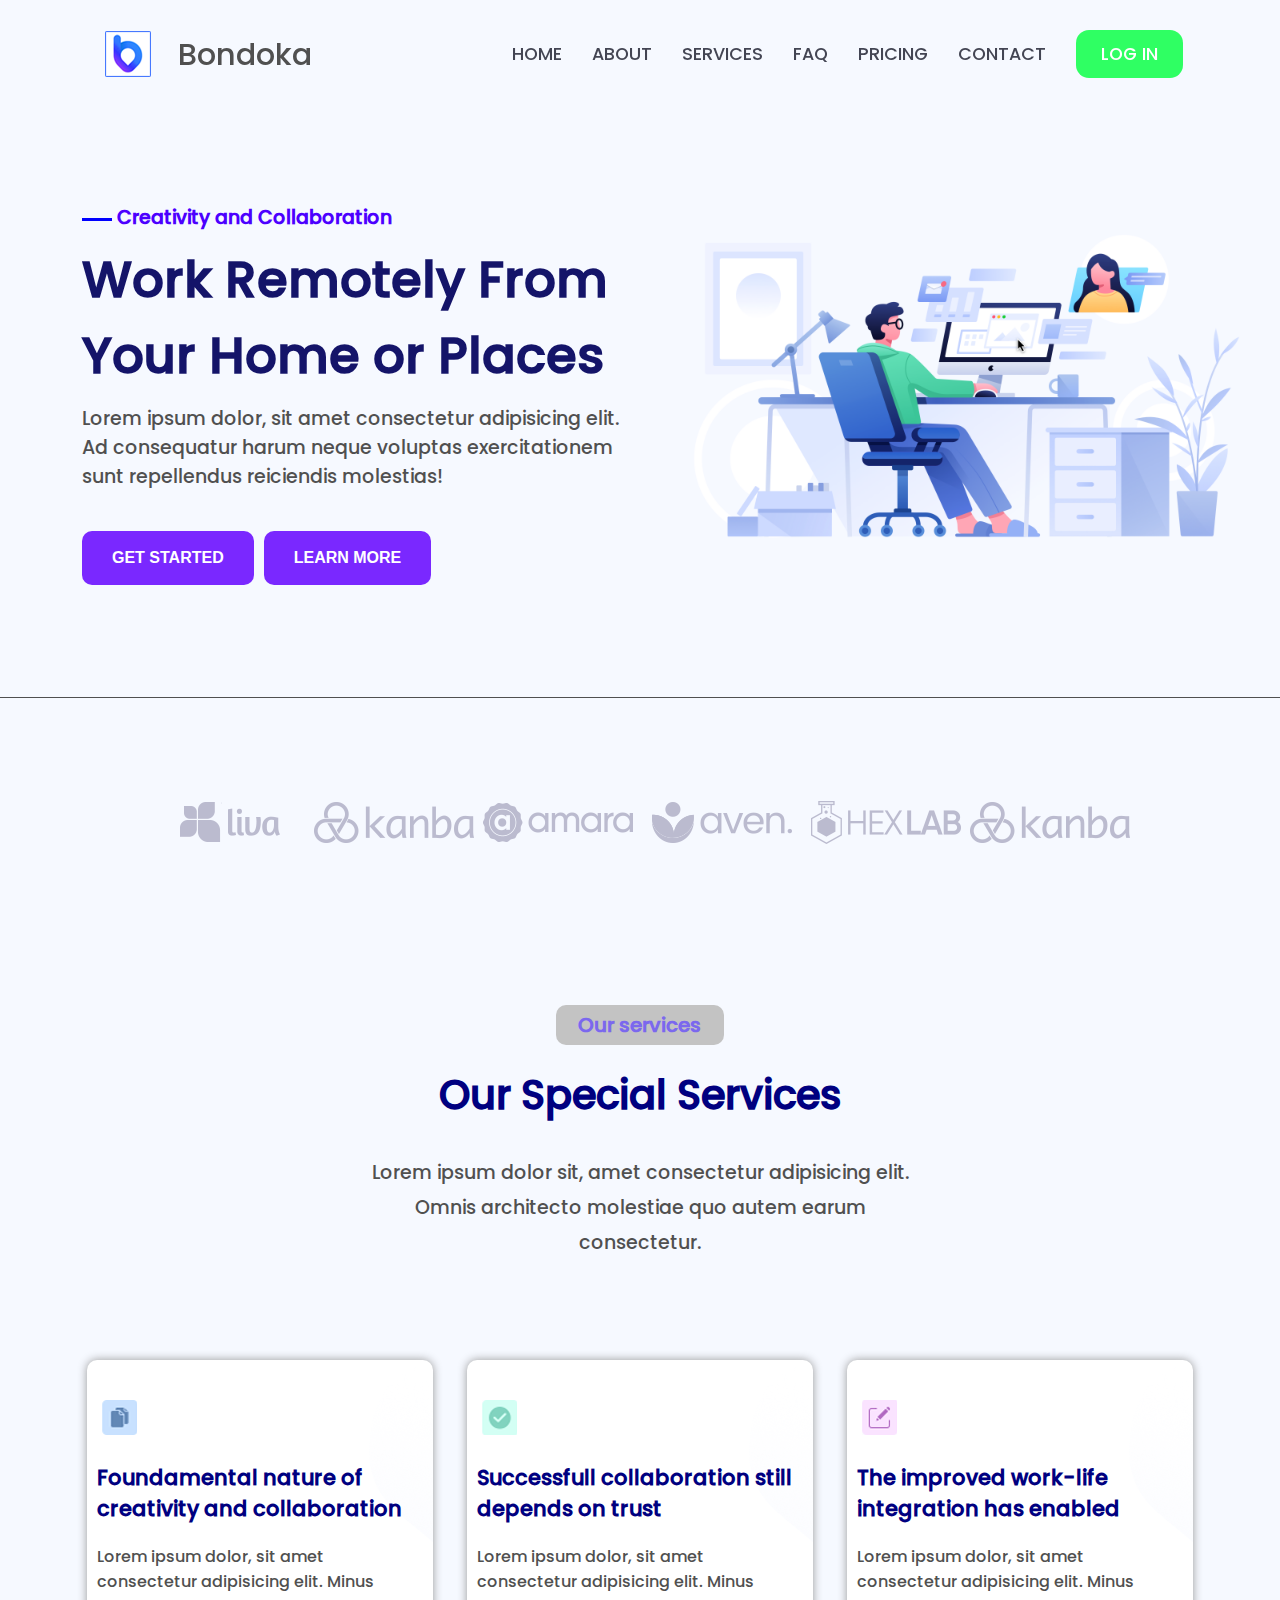
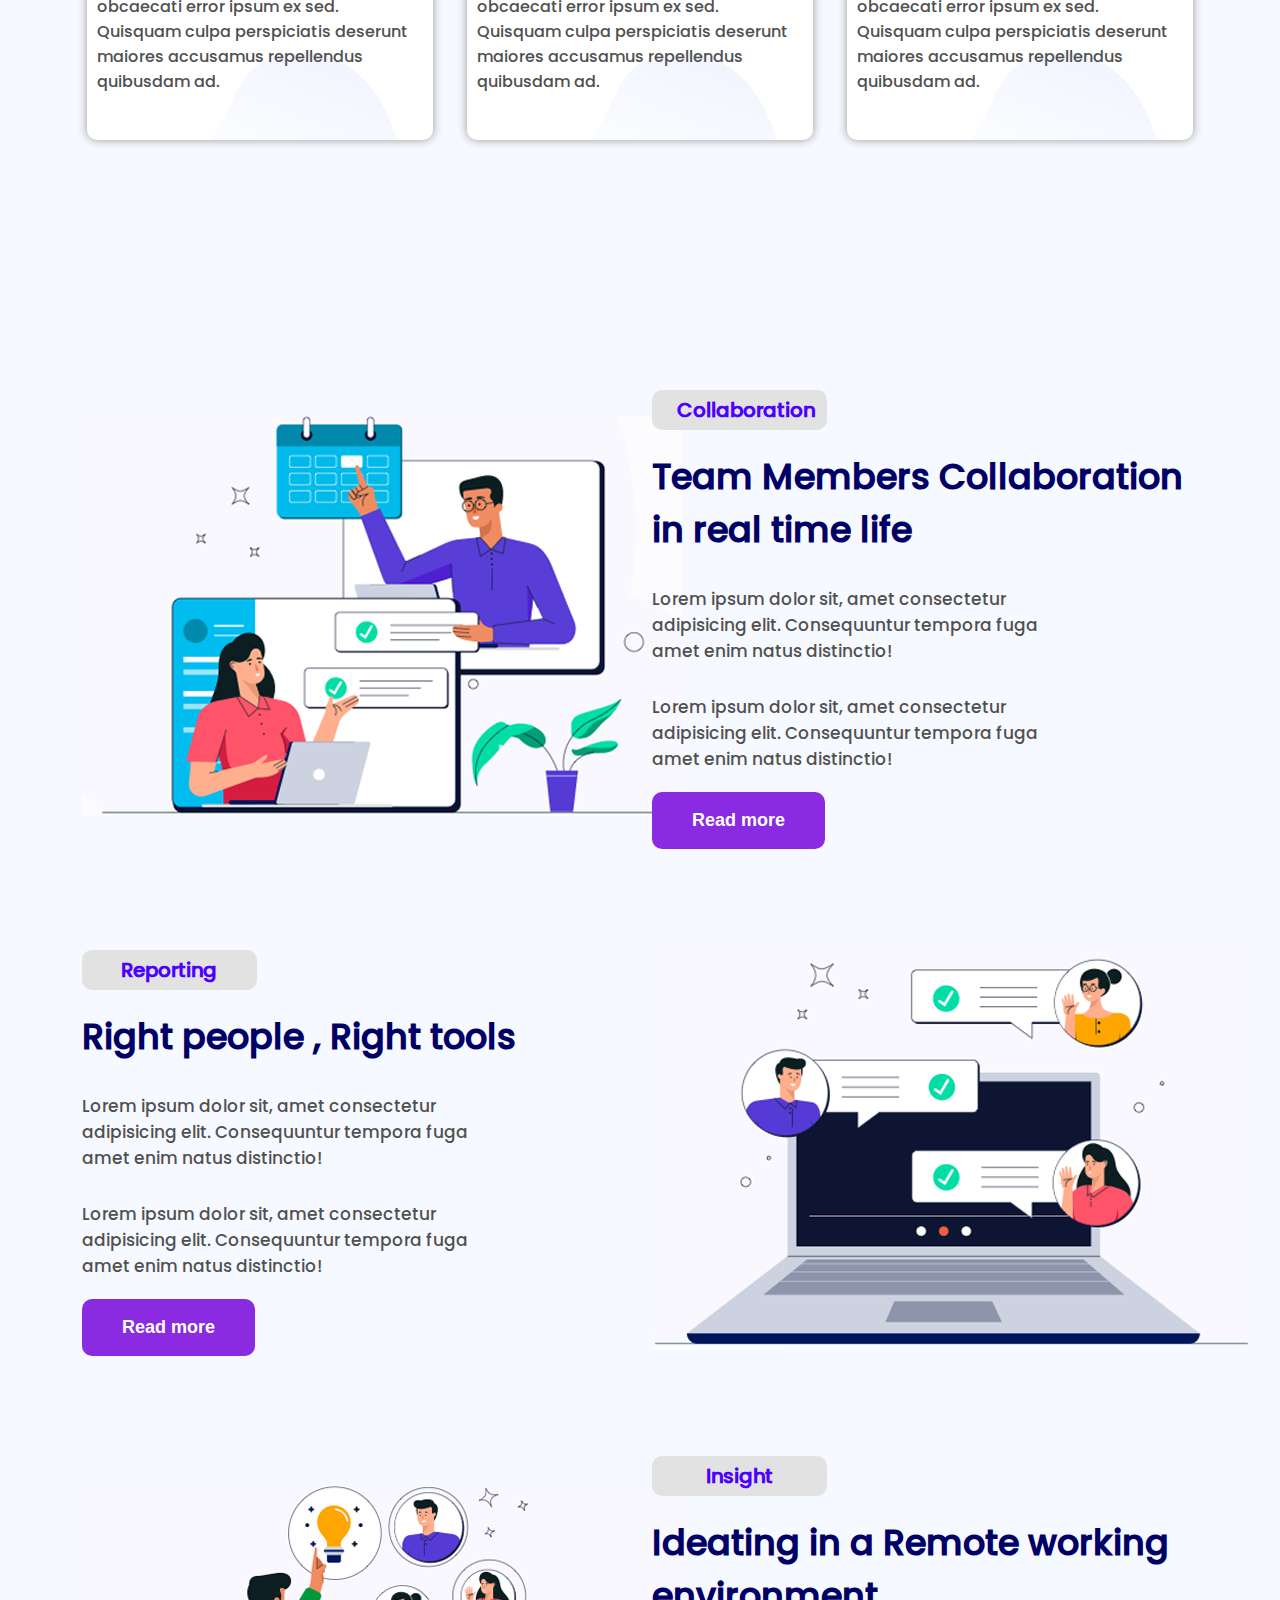
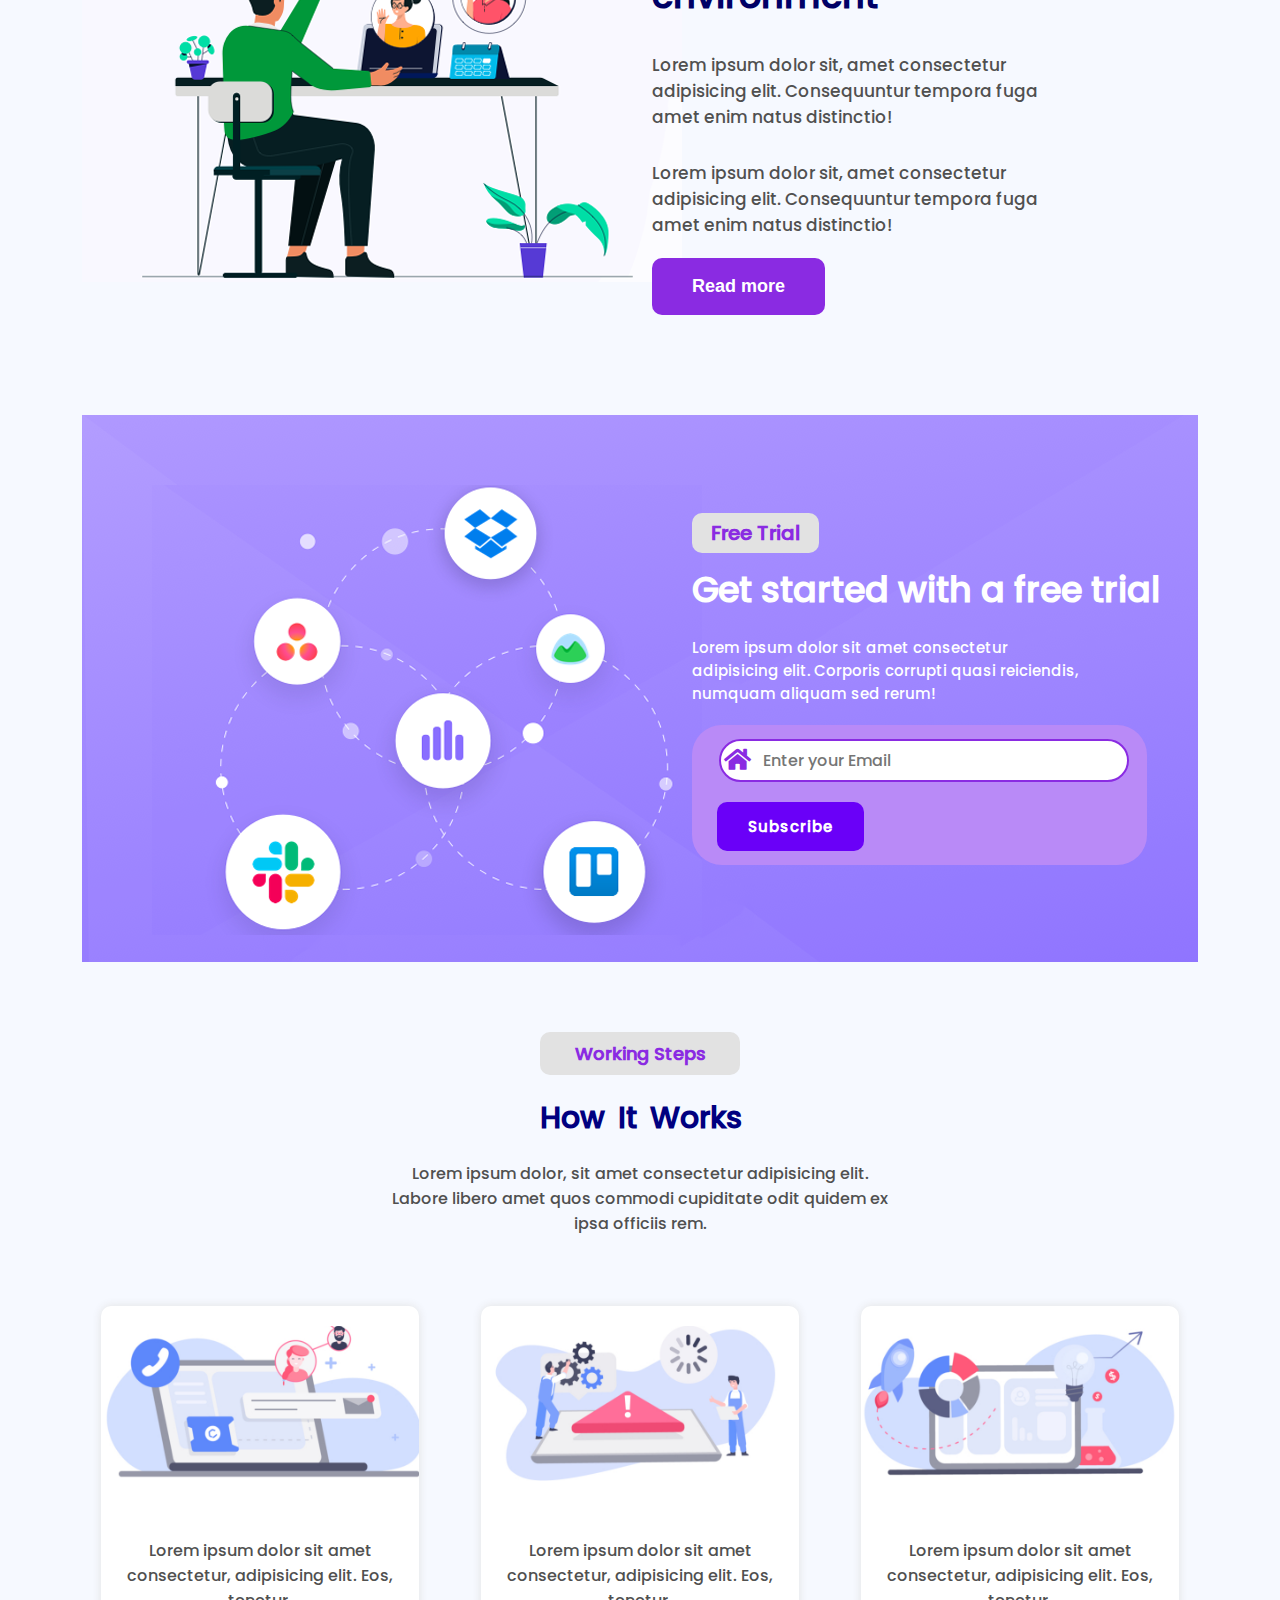
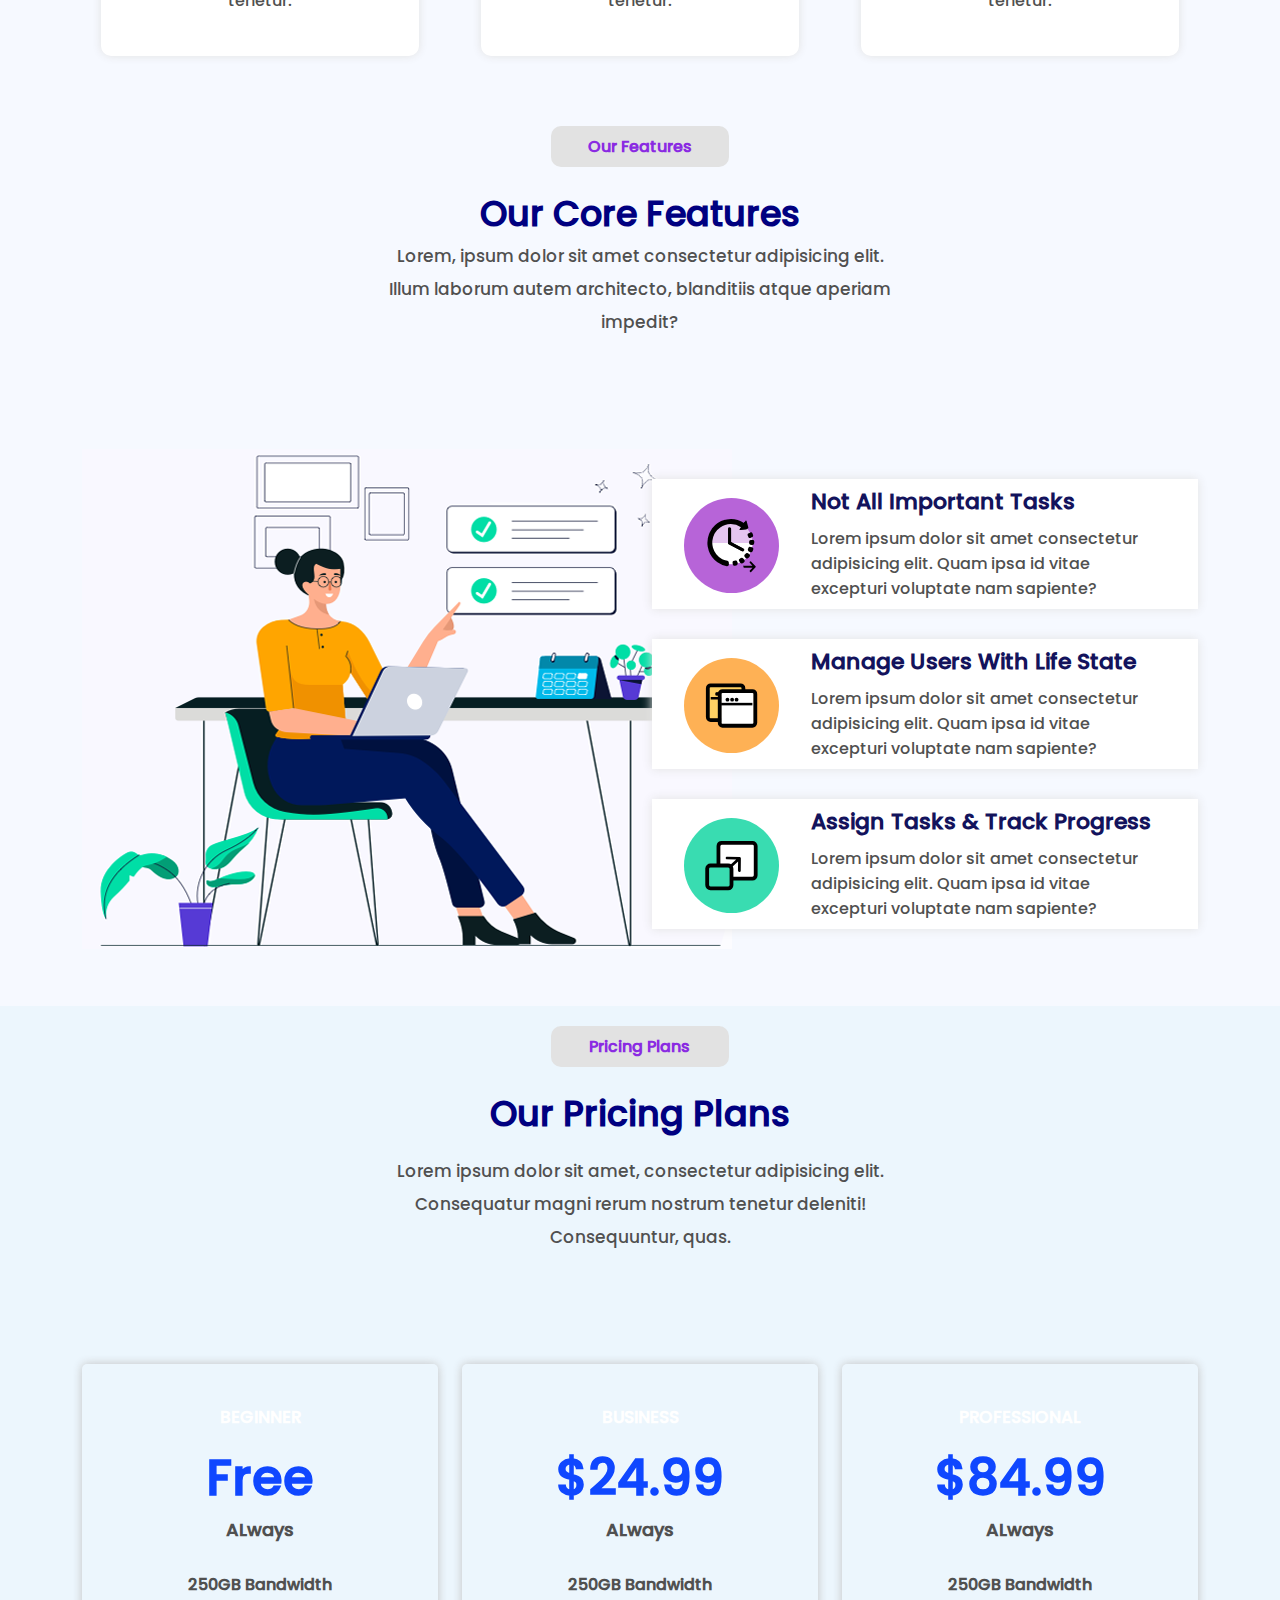
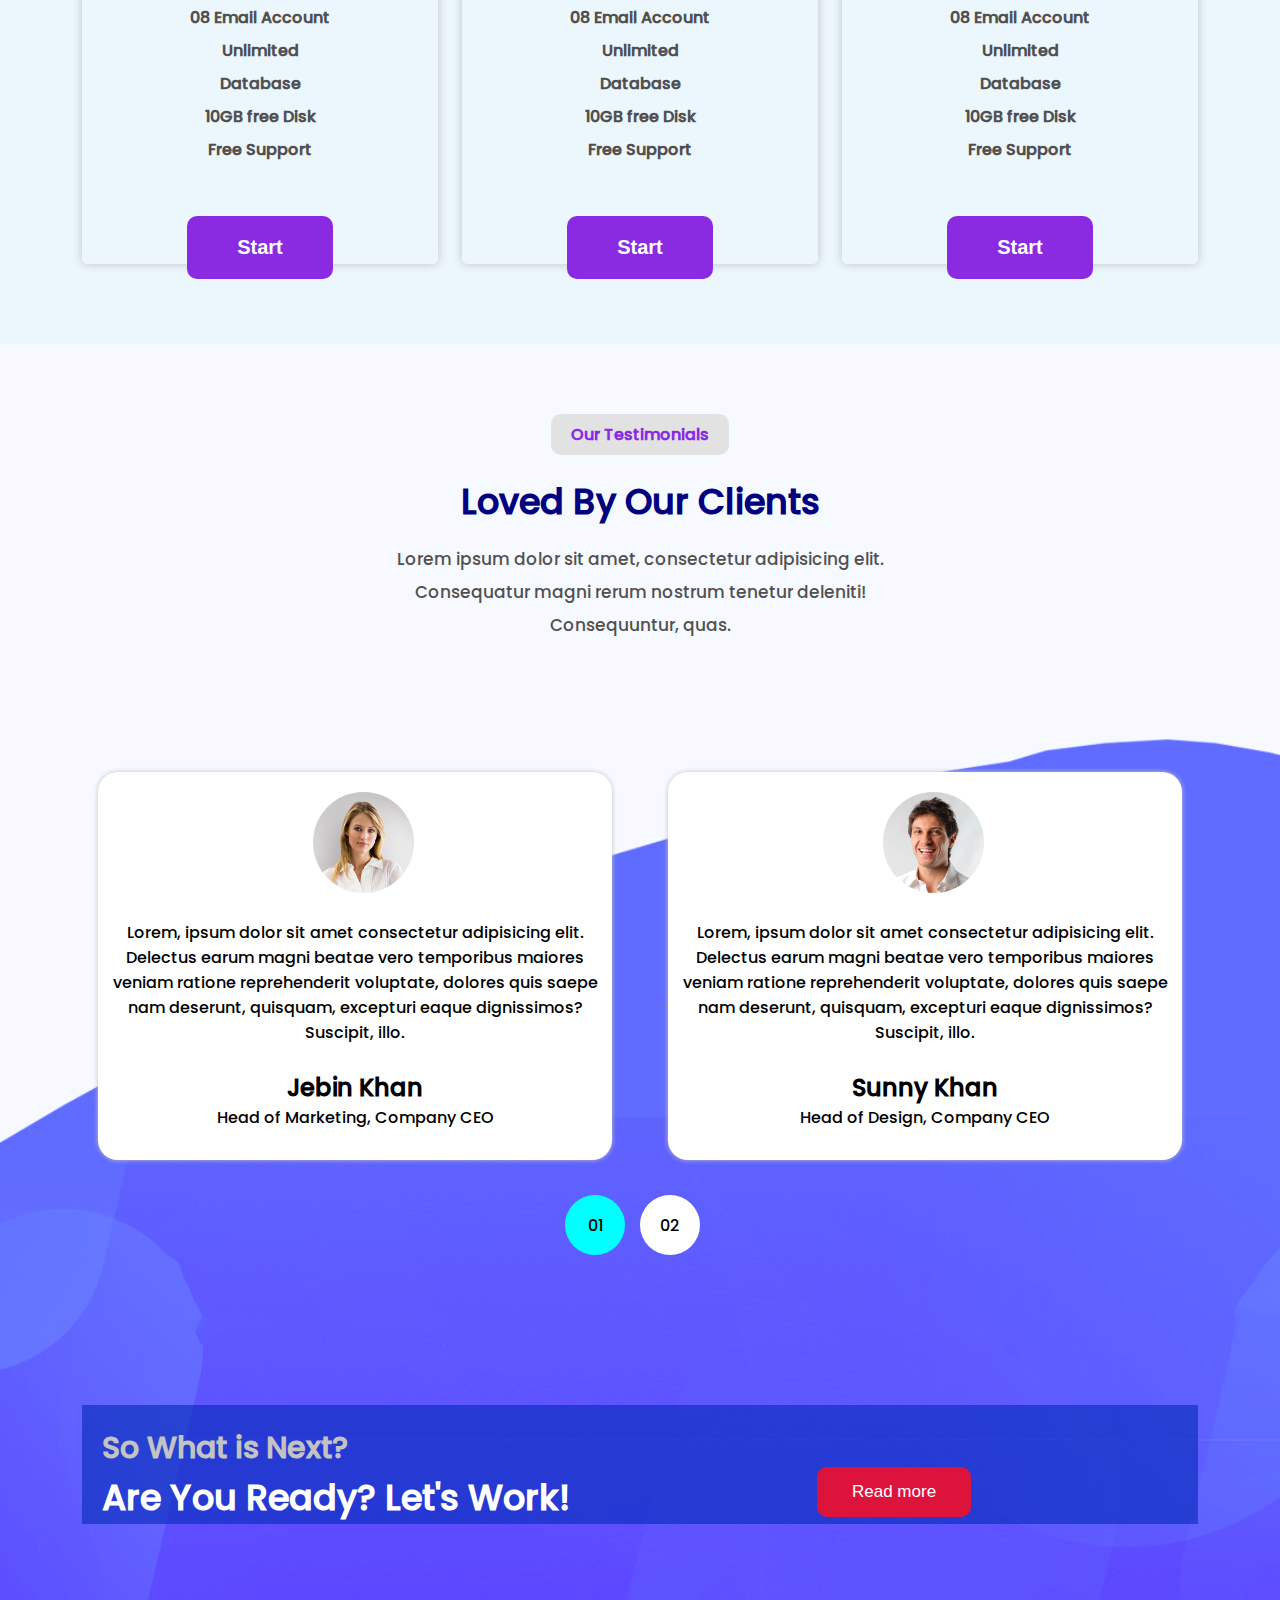
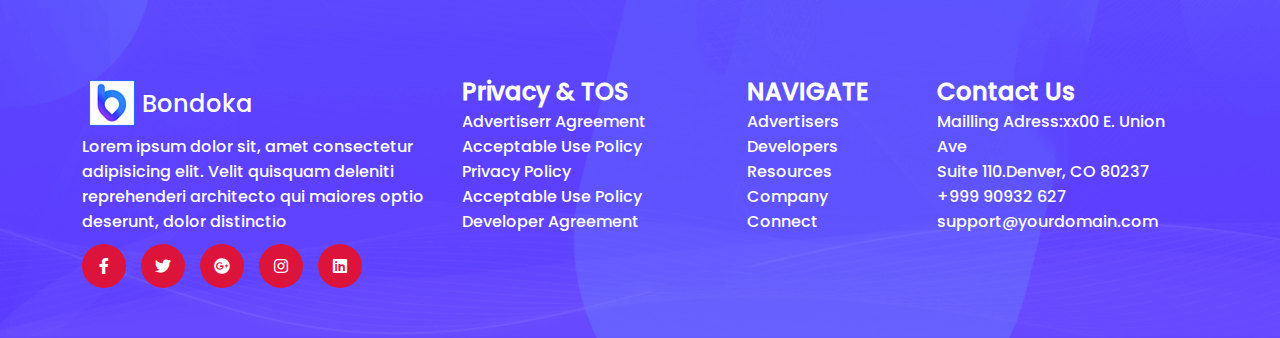
<file: index.html>
<!DOCTYPE html>
<html lang="en">
  <head>
    <meta charset="UTF-8" />
    <meta http-equiv="X-UA-Compatible" content="IE=edge" />
    <meta name="viewport" content="width=device-width, initial-scale=1.0" />
    <meta name="description" content="Bondoka web site - RESPONSIVE, Developer: Umidjon Karabev 2021-year 20-Jule ">
    <meta name="keywords" content="Web sayt, Bondoka, Umidjon , Umidjondev, Umidjon Karbaev , HTML,CSS, JAVASCRIPT">
    <meta name="author" content="Umidjon Karabev ~ UmidjonDev">
    <title>BONDOKA</title>
    <!-- CSS FILE -->
    <link rel="stylesheet" href="./css/main.css" />
    <!-- CSS FILE END -->
    <!-- CSS RESPONSIVE FILE -->
    <link rel="stylesheet" href="./css/media.css">
    <!-- CSS RESPONSIVE FILE END -->
    <!-- BOOTSTRAP CSS -->
    <link rel="stylesheet" href="./css/bootstrap-grid.css">
    <!-- BOOTSTRAP CSS END -->
    <!-- FONTAWESOME -->
    <link rel="stylesheet" href="https://cdnjs.cloudflare.com/ajax/libs/font-awesome/5.15.3/css/all.min.css" referrerpolicy="no-referrer" /> 
    <!-- FONTAWESOME END -->
  </head>
  <body>
    <!--! Header section -->
    <header class="header" id="header">
      <div class="container">
        <div class="header__navbar">
          <div class="navbar__brand">
            <img src="./image/logo.png" alt="logo..." />
            <h1 class="navbar__brand-title">bondoka</h1>
          </div>
          <div class="toggle-menu">
            <i class="fas fa-bars fa-2x"></i>
          </div>
          <ul class="header-navigation">
            <i class="fas fa-window-close fa-2x"></i>
            <li class="header__navigation-item">
              <a href="#" class="header__navigation-link">Home</a>
            </li>
            <li class="header__navigation-item">
              <a href="#" class="header__navigation-link">about</a>
            </li>
            <li class="header__navigation-item">
              <a href="#" class="header__navigation-link">services</a>
            </li>
            <li class="header__navigation-item">
              <a href="#" class="header__navigation-link">faq</a>
            </li>
            <li class="header__navigation-item">
              <a href="#" class="header__navigation-link">pricing</a>
            </li>
            <li class="header__navigation-item">
              <a href="#" class="header__navigation-link">contact</a>
            </li>
            <li class="header__navigation-item log-bg">
              <a href="#" class="header__navigation-link log">Log in</a>
            </li>
          </ul>
        </div>
      </div>
    </header>
    <!--! Header section end -->

    <!-- ! Home section  -->
    <section class="home" id="home">
      <div class="container">
        <div class="home__content">
          <div class="row">
            <div class="col-md-12 col-lg-6">
              <div class="home__content-info">
                <div class="home__info-subtitle">
                  <span class="label"></span>
                  <h2>Creativity and Collaboration</h2>
                </div>
                <h2 class="home__info-title">
                  Work Remotely From Your Home or Places
                </h2>
                <p class="home__info-description">
                  Lorem ipsum dolor, sit amet consectetur adipisicing elit. Ad
                  consequatur harum neque voluptas exercitationem sunt
                  repellendus reiciendis molestias!
                </p>
                <div class="home__info-btns">
                  <button class="home-btn">GEt started</button>
                  <button class="home-btn">Learn more</button>
                </div>
              </div>
            </div>
            <div class="col-md-12 col-lg-6">
              <div class="home__content-img">
                <img
                  src="./image/banner.png"
                  alt="Home Bannner"
                  width="640"
                  height="480"
                />
              </div>
            </div>
          </div>
        </div>
      </div>
    </section>
    <!-- ! Home section  end -->

    <!-- ! Partners section -->
    <section class="partners">
      <div class="container">
        <div class="row">
          <div class="col-md-10 col-lg-12 col-xl-12 col-md-xxl-12">
            <img src="./image/1.png" alt="partners" />
            <img src="./image/2.png" alt="partners" />
            <img src="./image/3.png" alt="partners" />
            <img src="./image/4.png" alt="partners" />
            <img src="./image/5.png" alt="partners" />
            <img src="./image/6.png" alt="partners" />
          </div>
        </div>
      </div>
    </section>
    <!-- ! Partners section end -->

    <!-- ! Services section styles -->
    <section class="services" id="services">
      <div class="container">
        <div class="services__content">
          <div class="services__subtitle">Our services</div>
          <h2 class="services__title">Our Special Services</h2>
          <p class="services__description">
            Lorem ipsum dolor sit, amet consectetur adipisicing elit. Omnis
            architecto molestiae quo autem earum consectetur.
          </p>
          <div class="services__cards">
            <div class="row">
              <div class="col-md-6 col-lg-4 col-sm-12 col-xl-4 col-xxl-4">
                <div class="services__card">
                  <div class="services__card-img">
                    <img src="./image/s1.png" alt="service card img" />
                  </div>
                  <h2 class="services__card-title">
                    Foundamental nature of creativity and collaboration
                  </h2>
                  <p class="services__card-description">
                    Lorem ipsum dolor, sit amet consectetur adipisicing elit.
                    Minus obcaecati error ipsum ex sed. Quisquam culpa
                    perspiciatis deserunt maiores accusamus repellendus
                    quibusdam ad.
                  </p>
                </div>
              </div>
              <div class="col-md-6 col-lg-4 col-sm-12 col-xl-4 col-xxl-4">
                <div class="services__card">
                  <div class="services__card-img">
                    <img src="./image/s2.png" alt="service card img" />
                  </div>
                  <h2 class="services__card-title">
                    Successfull collaboration still depends on trust
                  </h2>
                  <p class="services__card-description">
                    Lorem ipsum dolor, sit amet consectetur adipisicing elit.
                    Minus obcaecati error ipsum ex sed. Quisquam culpa
                    perspiciatis deserunt maiores accusamus repellendus
                    quibusdam ad.
                  </p>
                </div>
              </div>
              <div class="col-md-6 col-lg-4 col-sm-12 col-xl-4 col-xxl-4">
                <div class="services__card">
                  <div class="services__card-img">
                    <img src="./image/s3.png" alt="service card img" />
                  </div>
                  <h2 class="services__card-title">
                    The improved work-life integration has enabled
                  </h2>
                  <p class="services__card-description">
                    Lorem ipsum dolor, sit amet consectetur adipisicing elit.
                    Minus obcaecati error ipsum ex sed. Quisquam culpa
                    perspiciatis deserunt maiores accusamus repellendus
                    quibusdam ad.
                  </p>
                </div>
              </div>
            </div>
          </div>
        </div>
      </div>
    </section>
    <!-- ! Services section styles end -->

    <!-- ! Team section styles -->
    <section class="team">
      <div class="container">
        <div class="team__content">
          <div class="row">
            <div class="col-md-12 col-lg-12 col-xxl-12 col-xl-12">
              <div class="row">
                <div class="col-md-12 col-lg-6 col-xl-6 col-xxl-6 col-sm-12 order-element">
                  <div class="team__card-img">
                    <img src="./image/about.png" alt="team img" />
                  </div>
                </div>
                <div class="col-md-12 col-lg-6 col-xl-6 col-xxl-6 col-sm-12">
                  <div class="team__card-info">
                    <div class="team__card-subtitle">Collaboration</div>
                    <h2 class="team__card-title">
                      Team Members Collaboration in real time life
                    </h2>
                    <p class="team__card-description">
                      Lorem ipsum dolor sit, amet consectetur adipisicing elit.
                      Consequuntur tempora fuga amet enim natus distinctio!
                    </p>
                    <p class="team__card-description">
                      Lorem ipsum dolor sit, amet consectetur adipisicing elit.
                      Consequuntur tempora fuga amet enim natus distinctio!
                    </p>
                    <div class="team__card-btn">
                      <button class="team__card-button">Read more</button>
                    </div>
                  </div>
                </div>
              </div>
            </div>
            <div class="col-md-12 col-lg-12 col-xxl-12 col-xl-12">
              <div class="row">
                <div class="col-md-12 col-lg-6 col-xl-6 col-xxl-6 col-sm-12 ">
                  <div class="team__card-info">
                    <div class="team__card-subtitle">Reporting</div>
                    <h2 class="team__card-title">Right people , Right tools</h2>
                    <p class="team__card-description">
                      Lorem ipsum dolor sit, amet consectetur adipisicing elit.
                      Consequuntur tempora fuga amet enim natus distinctio!
                    </p>
                    <p class="team__card-description">
                      Lorem ipsum dolor sit, amet consectetur adipisicing elit.
                      Consequuntur tempora fuga amet enim natus distinctio!
                    </p>
                    <div class="team__card-btn">
                      <button class="team__card-button">Read more</button>
                    </div>
                  </div>
                </div>
                <div class="col-md-12 col-lg-6 col-xl-6 col-xxl-6 col-sm-12">
                  <div class="team__card-img">
                    <img src="./image/about1.png" alt="team img" />
                  </div>
                </div>
              </div>
            </div>
            <div class="col-md-12 col-lg-12 col-xxl-12 col-xl-12">
              <div class="row">
                <div class="col-md-12 col-lg-6 col-xl-6 col-xxl-6 col-sm-12 order-element ">
                  <div class="team__card-img">
                    <img src="./image/about2.png" alt="team img" />
                  </div>
                </div>
                <div class="col-md-12 col-lg-6 col-xl-6 col-xxl-6 col-sm-12">
                  <div class="team__card-info">
                    <div class="team__card-subtitle">Insight</div>
                    <h2 class="team__card-title">
                      Ideating in a Remote working environment
                    </h2>
                    <p class="team__card-description">
                      Lorem ipsum dolor sit, amet consectetur adipisicing elit.
                      Consequuntur tempora fuga amet enim natus distinctio!
                    </p>
                    <p class="team__card-description">
                      Lorem ipsum dolor sit, amet consectetur adipisicing elit.
                      Consequuntur tempora fuga amet enim natus distinctio!
                    </p>
                    <div class="team__card-btn">
                      <button class="team__card-button">Read more</button>
                    </div>
                  </div>
                </div>
              </div>
            </div>
          </div>
        </div>
      </div>
    </section>
    <!-- ! Team section styles end -->

    <!-- ! Trial section styles -->
    <section class="trial">
      <div class="container">
        <div class="trial__content">
          <div class="row">
            <div class="col-md-12 col-lg-6 col-xl-6 col-xxl-6 col-sm-12">
              <div class="trial__content-img">
                <img src="./image/trial.png" alt="" />
              </div>
            </div>
            <div class="col-md-12 col-lg-6 col-xl-6 col-xxl-6 col-sm-12">
              <div class="trial__content-info">
                <div class="trial__info-subtitle">Free Trial</div>
                <h2 class="trial__info-title">Get started with a free trial</h2>
                <p class="trial__info-description">
                  Lorem ipsum dolor sit amet consectetur adipisicing elit.
                  Corporis corrupti quasi reiciendis, numquam aliquam sed rerum!
                </p>
                <form class="form">
                  <div class="input">
                    <i class="fas fa-home"></i>
                    <input type="text" placeholder="Enter your Email" />
                  </div>
                  <div class="form__sub">
                    <button type="submit">Subscribe</button>
                  </div>
                </form>
              </div>
            </div>
          </div>
        </div>
      </div>
    </section>
    <!-- ! Trial section styles end -->

    <!-- ! Works section styles  -->
    <section class="works">
        <div class="container">
            <div class="works__content">
                <div class="works__subtitle">Working Steps</div>
                <h2 class="works__title">
                    How It Works
                </h2>
                <p class="works__description">Lorem ipsum dolor, sit amet consectetur adipisicing elit. Labore libero amet quos commodi cupiditate odit quidem ex ipsa officiis rem.</p>
                <div class="works__cards">
                    <div class="row">
                        <div class="col-md-6 col-lg-4 col-xl-4 col-xxl-4 col-sm-12">
                            <div class="works__card">
                                <div class="works__card-img">
                                    <img src="./image/h1.png" alt="works card img">
                                </div>
                                <h2 class="works__card-title">
                                    Add Your Team Members
                                </h2>
                                <p class="works__card-description">
                                    Lorem ipsum dolor sit amet consectetur,
                                    adipisicing elit. Eos, tenetur.
                                </p>
                            </div>
                        </div>
                        <div class="col-md-6 col-lg-4 col-xl-4 col-xxl-4 col-sm-12">
                            <div class="works__card">
                                <div class="works__card-img">
                                    <img src="./image/h2.png" alt="works card img">
                                </div>
                                <h2 class="works__card-title">
                                    Add Your Team Members
                                </h2>
                                <p class="works__card-description">
                                    Lorem ipsum dolor sit amet consectetur,
                                    adipisicing elit. Eos, tenetur.
                                </p>
                            </div>
                        </div>
                        <div class="col-md-6 col-lg-4 col-xl-4 col-xxl-4 col-sm-12">
                            <div class="works__card">
                                <div class="works__card-img">
                                    <img src="./image/h3.png" alt="works card img">
                                </div>
                                <h2 class="works__card-title">
                                    Add Your Team Members
                                </h2>
                                <p class="works__card-description">
                                    Lorem ipsum dolor sit amet consectetur,
                                    adipisicing elit. Eos, tenetur.
                                </p>
                            </div>
                        </div>
                    </div>
                </div>
            </div>
        </div>
    </section>
    <!-- ! Works section styles end  -->

    <!-- ! Fauture section -->
    <section class="feature">
        <div class="container">
            <div class="feature__content">
                <div class="feature__subtitle">
                    Our Features
                </div>
                <h2 class="feature__title">
                    Our Core Features
                </h2>
                <p class="feature__description">
                    Lorem, ipsum dolor sit amet consectetur adipisicing elit. <br>
                    Illum laborum autem architecto, blanditiis atque aperiam impedit?
                </p>
                <div class="feature__main">
                  <div class="row">
                      <div class="col-md-12 col-lg-6 col-xl-6 col-xxl-6 col-sm-12 order-element">
                          <div class="feature__main-img">
                              <img src="./image/about3.png" alt="Feature Main img">
                          </div>
                      </div>
                      <div class="col-md-12 col-lg-6 col-xl-6 col-xxl-6 col-sm-12">
                          <div class="feature__main-cards">
                            <div class="feature__main-card">
                                <div class="feature__main-card__img">
                                    <img src="./image/1.svg" width="75" height="75" alt="Feature main card img">
                                </div>
                                <div class="feature__main-card__info">
                                    <h2 class="feature__main-card__title">Not All Important Tasks</h2>
                                    <p class="feature__main-card__description">
                                        Lorem ipsum dolor sit amet consectetur adipisicing elit. Quam ipsa id vitae excepturi
                                        voluptate nam sapiente?
                                    </p>
                                </div>
                            </div>
                            <div class="feature__main-card">
                                <div class="feature__main-card__img">
                                    <img src="./image/2.svg" width="75" height="75" alt="Feature main card img">
                                </div>
                                <div class="feature__main-card__info">
                                    <h2 class="feature__main-card__title">Manage Users With Life State</h2>
                                    <p class="feature__main-card__description">
                                        Lorem ipsum dolor sit amet consectetur adipisicing elit. Quam ipsa id vitae excepturi
                                        voluptate nam sapiente?
                                    </p>
                                </div>
                            </div>
                            <div class="feature__main-card">
                                <div class="feature__main-card__img">
                                    <img src="./image/3.svg" width="75" height="75" alt="Feature main card img">
                                </div>
                                <div class="feature__main-card__info">
                                    <h2 class="feature__main-card__title">Assign Tasks & Track Progress</h2>
                                    <p class="feature__main-card__description">
                                        Lorem ipsum dolor sit amet consectetur adipisicing elit. Quam ipsa id vitae excepturi
                                        voluptate nam sapiente?
                                    </p>
                                </div>
                            </div>
                            </div>
                          </div>
                      </div>
                  </div>
                </div>
            </div>
        </div>
    </section>
    <!-- ! Fauture section end -->

    <!-- ! Pricing section -->
    <section class="pricing">
        <div class="container">
            <div class="pricing__content">
                <div class="pricing__subtitle">
                    Pricing Plans
                </div>
                <h2 class="pricing__title">
                    Our Pricing Plans
                </h2>
                <p class="pricing__description">
                    Lorem ipsum dolor sit amet, consectetur adipisicing elit. Consequatur 
                    magni rerum nostrum tenetur deleniti! Consequuntur, quas.
                </p>
                    <div class="pricing__cards">
                        <div class="row">
                            <div class="col-md-6 col-lg-4 col-xl-4 col-xxl-4 col-sm-10">
                                <div class="pricing__card card__shadow">
                                    <h2 class="pricing__card-title">
                                        beginner
                                    </h2>
                                    <h2 class="pricing__card-cost">
                                        Free
                                    </h2>
                                    <h2 class="pricing__card-data">
                                        ALways
                                    </h2>
                                    <br>
                                 <div class="pricing__card-ps">
                                    <p>250GB Bandwidth</p>
                                    <p>08 Email Account</p>
                                    <p>Unlimited Database</p>
                                    <p>10GB free Disk</p>
                                    <p>Free Support</p>
                                 </div>
                                    <div class="pricing__card-btn">
                                        <button>Start</button>
                                    </div>
                                </div>
                            </div>
                            <div class="col-md-6 col-lg-4 col-xl-4 col-xxl-4 col-sm-10">
                                <div class="pricing__card card__shadow">
                                    <h2 class="pricing__card-title">
                                        BUSINESS
                                    </h2>
                                    <h2 class="pricing__card-cost">
                                        $24.99
                                    </h2>
                                    <h2 class="pricing__card-data">
                                        ALways
                                    </h2>
                                    <br>
                                 <div class="pricing__card-ps">
                                    <p>250GB Bandwidth</p>
                                    <p>08 Email Account</p>
                                    <p>Unlimited Database</p>
                                    <p>10GB free Disk</p>
                                    <p>Free Support</p>
                                 </div>
                                    <div class="pricing__card-btn">
                                        <button>Start</button>
                                    </div>
                                </div>
                            </div>
                            <div class="col-md-6 col-lg-4 col-xl-4 col-xxl-4 col-sm-10">
                                <div class="pricing__card card__shadow">
                                    <h2 class="pricing__card-title">
                                        PROFESSIONAL
                                    </h2>
                                    <h2 class="pricing__card-cost">
                                        $84.99
                                    </h2>
                                    <h2 class="pricing__card-data">
                                        ALways
                                    </h2>
                                    <br>
                                 <div class="pricing__card-ps">
                                    <p>250GB Bandwidth</p>
                                    <p>08 Email Account</p>
                                    <p>Unlimited Database</p>
                                    <p>10GB free Disk</p>
                                    <p>Free Support</p>
                                 </div>
                                    <div class="pricing__card-btn">
                                        <button>Start</button>
                                    </div>
                                </div>
                            </div>
                        </div>
                    </div>
            </div>
        </div>
    </section>
    <!-- ! Pricing section end -->

    <!-- ! Contact section-->
    <section class="contact">
        <div class="container">
            <div class="contact__content">
                <div class="contact__subtitle">
                    Our Testimonials
                </div>
                <h2 class="contact__title">
                    Loved By Our Clients
                </h2>
                <p class="contact__description">
                    Lorem ipsum dolor sit amet, consectetur adipisicing elit. Consequatur
                    magni rerum nostrum tenetur deleniti! Consequuntur, quas.
                </p> 
                <div class="contact__cards">
                    <div class="row">
                        <div class="col-md-6 col-lg-6 col-xl-6 col-xxl-6 col-sm-11">
                            <div class="contact__card">
                                <div class="contact__card-img">
                                    <img src="./image/3.jpg" alt="contact card img">
                                </div>
                                <p class="contact__card-description">
                                    Lorem, ipsum dolor sit amet consectetur adipisicing elit. Delectus
                                    earum magni beatae vero temporibus maiores veniam
                                    ratione reprehenderit voluptate, dolores quis saepe
                                    nam deserunt, quisquam, excepturi eaque
                                    dignissimos? Suscipit, illo.
                                </p>
                                <br>
                                <h2 class="contact__card-title">
                                    Jebin Khan
                                </h2>
                                <p class="contact__card-position">
                                    Head of Marketing, Company CEO
                                </p>
                            </div>
                        </div>
                        <div class="col-md-6 col-lg-6 col-xl-6 col-xxl-6 col-sm-11">
                            <div class="contact__card">
                                <div class="contact__card-img">
                                    <img src="./image/1.jpg" alt="contact card img">
                                </div>
                                <p class="contact__card-description">
                                    Lorem, ipsum dolor sit amet consectetur adipisicing elit. Delectus
                                    earum magni beatae vero temporibus maiores veniam
                                    ratione reprehenderit voluptate, dolores quis saepe
                                    nam deserunt, quisquam, excepturi eaque
                                    dignissimos? Suscipit, illo.
                                </p>
                                <br>
                                <h2 class="contact__card-title">
                                    Sunny Khan
                                </h2>
                                <p class="contact__card-position">
                                    Head of Design, Company CEO
                                </p>
                            </div>
                        </div>
                    </div>
                </div>
                <div class="slide__btns">
                    <span class="slide-btn btn-1">01</span>
                    <span class="slide-btn btn-2">02</span>
                </div>
                <div class="contact__banner">
                    <div class="row">
                        <div class="col-md-7 col-lg-7 col-xl-7 col-xxl-7 col-sm-12">
                            <div class="contact__banner-info">
                                <h2 class="title1">So What is Next?</h2>
                                <h2 class="title2">Are You Ready? Let's Work!</h2>
                            </div>
                        </div>
                        <div class="col-md-5 col-lg-5 col-xl-5 col-xxl-5 col-sm-12">
                            <div class="contact__banner-btn">
                                <button>Read more</button>
                            </div>
                        </div>
                    </div>
                </div>
                <div class="contact__main">
                    <div class="row">
                        <div class="col-lg-4 col-md-12 col-xl-4 col-xxl-4 col-sm-8">
                            <div class="contact__main-about">
                                <div class="logo">
                                    <img src="./image/logo.png" alt="...">
                                    <h2 class="logo-title">
                                        Bondoka
                                    </h2>
                                </div>
                                <p class="contact__about-description">
                                    Lorem ipsum dolor sit, amet consectetur adipisicing elit. Velit quisquam deleniti reprehenderi
                                    architecto qui maiores optio deserunt, dolor distinctio
                                </p>
                                <div class="social-networks">
                                    <a href="#" class="icon">
                                        <i class="fab fa-facebook-f"></i>
                                    </a>
                                    <a href="#" class="icon">
                                        <i class="fab fa-twitter"></i>
                                    </a>
                                    <a href="#" class="icon">
                                        <i class="fab fa-google-plus"></i>
                                    </a>
                                    <a href="#" class="icon">
                                        <i class="fab fa-instagram"></i>
                                    </a>
                                    <a href="#" class="icon">
                                        <i class="fab fa-linkedin"></i>
                                    </a>
                                </div>
                            </div>
                        </div>
                        <div class="col-lg-3 col-md-5 mt-20 col-xl-3 col-xxl-3 white col-sm-6 order-element">
                            <h2>Privacy & TOS</h2>
                            <p>Advertiserr Agreement</p>
                            <p>Acceptable Use Policy</p>
                            <p>Privacy Policy</p>
                            <p>Acceptable Use Policy</p>
                            <p>Developer Agreement</p>
                        </div>
                        <div class="col-lg-2 col-md-3 mt-20 col-xl-2 col-xxl-2 white col-sm-4 mt20 to-down">
                            <h2>NAVIGATE</h2>
                            <p>Advertisers</p>
                            <p>Developers</p>
                            <p>Resources</p>
                            <p>Company</p>
                            <p>Connect</p>
                        </div>
                        <div class="col-lg-3 col-md-4 mt-20 col-xl-3 col-xxl-3 white col-sm-6 order-element">
                            <h2>Contact Us</h2>
                        <p>Mailling Adress:xx00 E. Union Ave</p>
                        <p>Suite 110.Denver, CO 80237</p>
                        <p>+999 90932 627</p>
                        <p>support@yourdomain.com</p>
                        </div>
                    </div>
                </div>

            </div>
        </div>
    </section>
    <!-- ! Contact section end-->

    <script>
      const navigationMenu = document.querySelector(".header-navigation");
      const openBtn = document.querySelector(".fa-bars");
      const closeBtn = document.querySelector(".fa-window-close");
      const header = document.querySelector('.header');

      openBtn.addEventListener("click", () => {
        navigationMenu.classList.remove("left-100");
        navigationMenu.classList.add("left-0");
      });
      
      closeBtn.addEventListener("click", () => {
        navigationMenu.classList.replace("left-0", "left-100");
      });

      window.addEventListener("scroll",() => {
          header.classList.toggle("header-scrool-bg", window.scrollY > 10)
      });


    </script>
  </body>
</html>
</file>
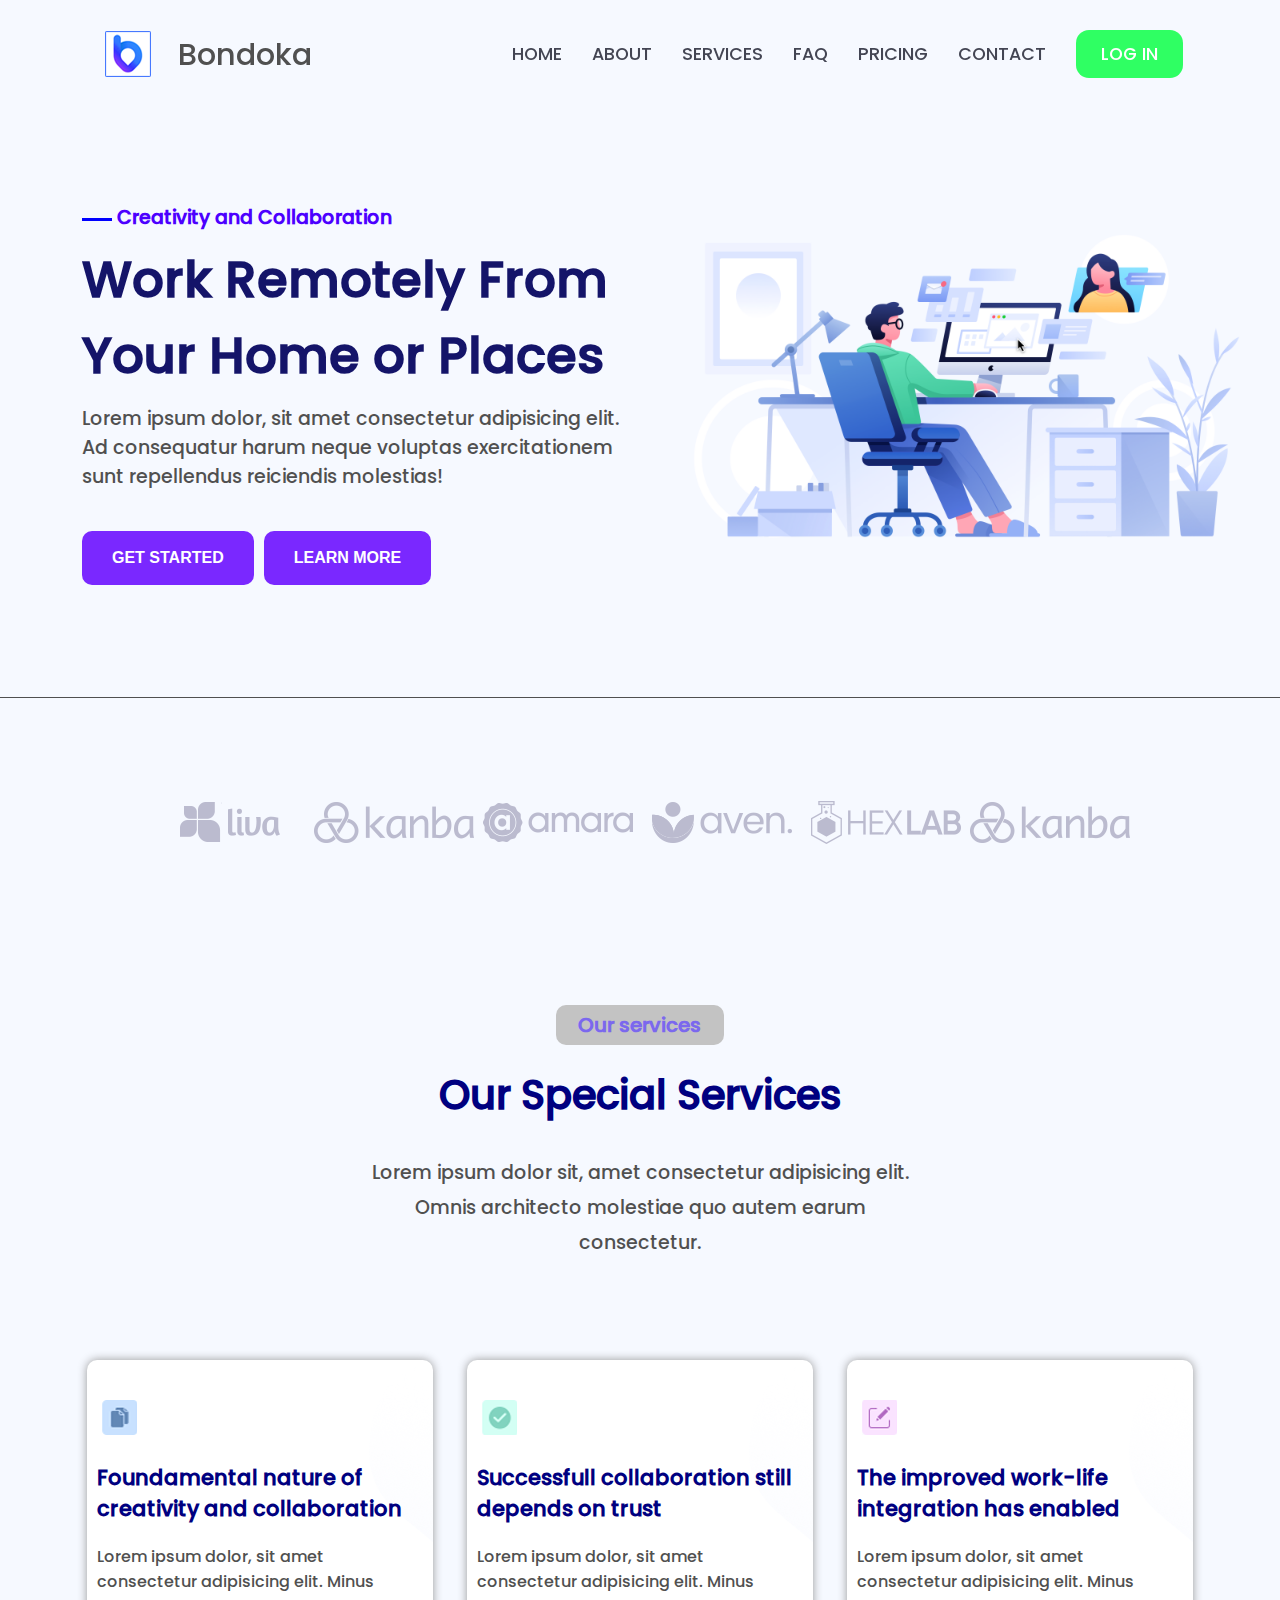
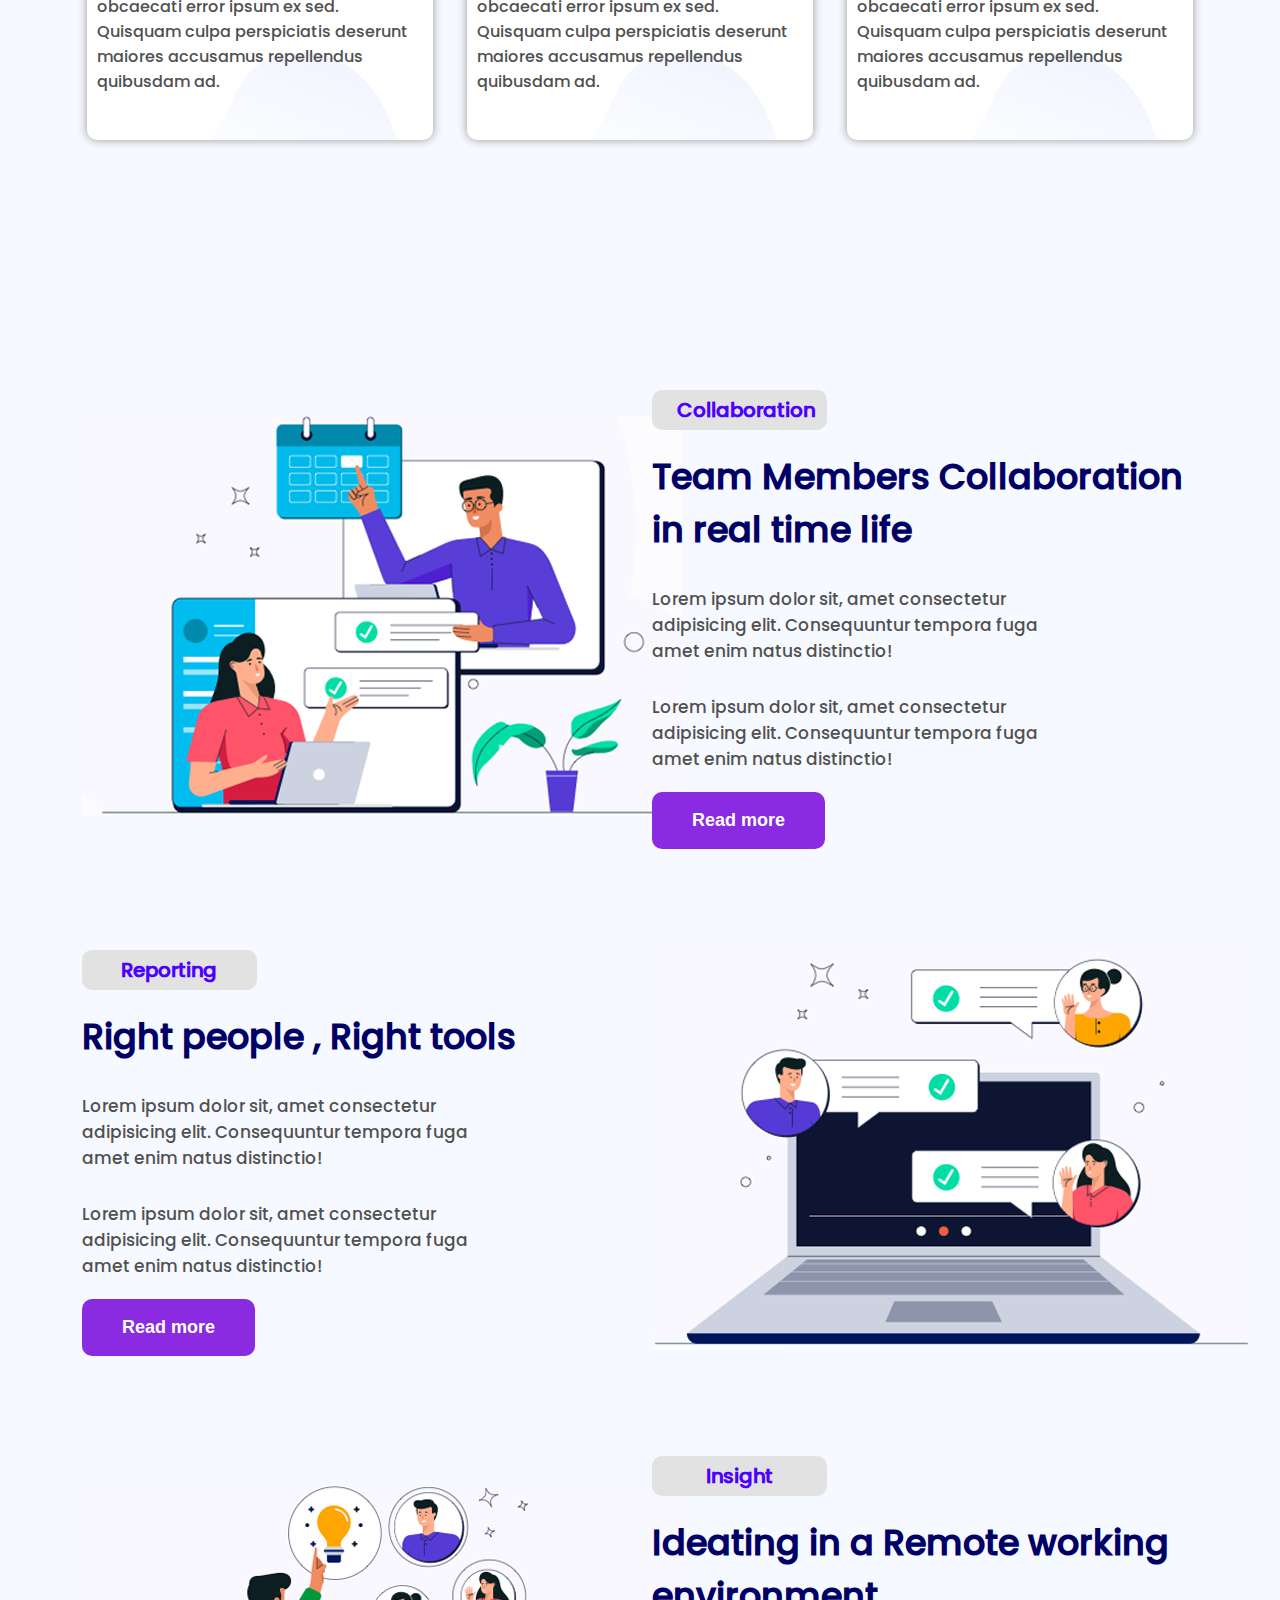
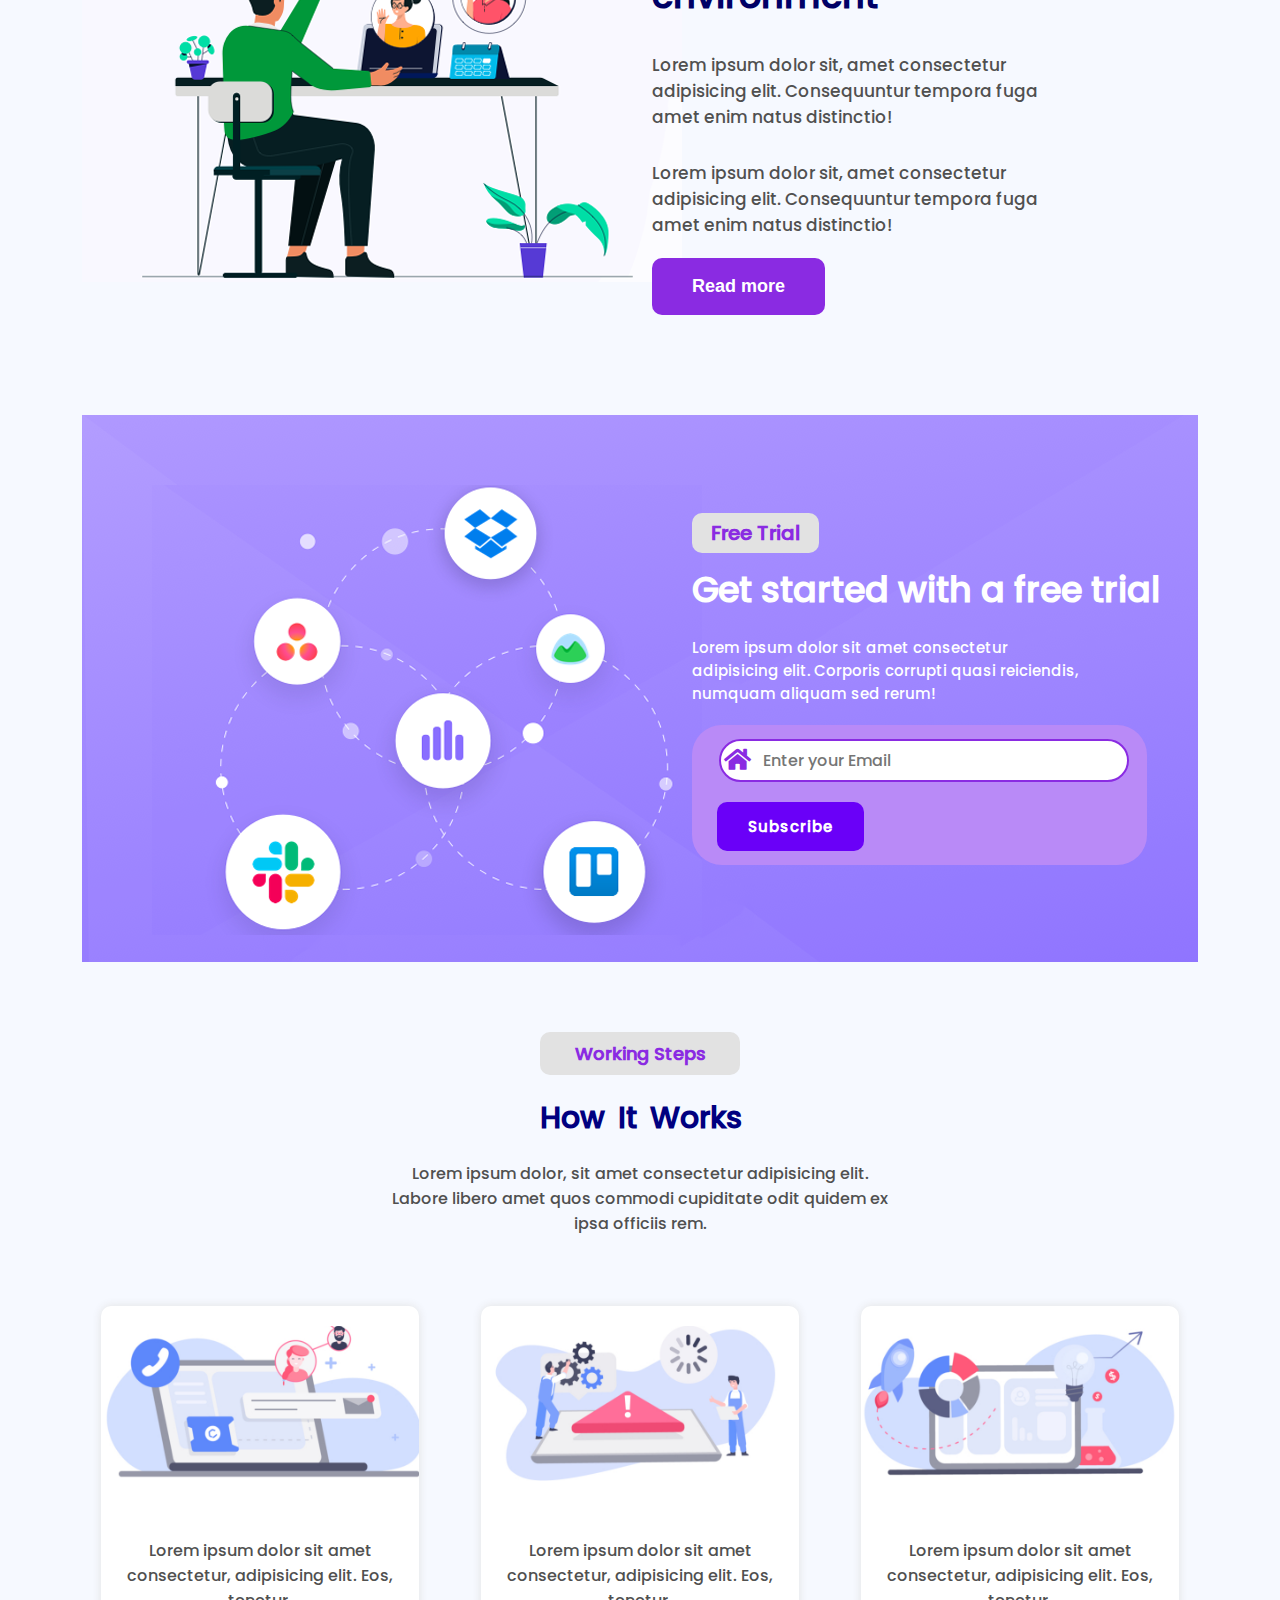
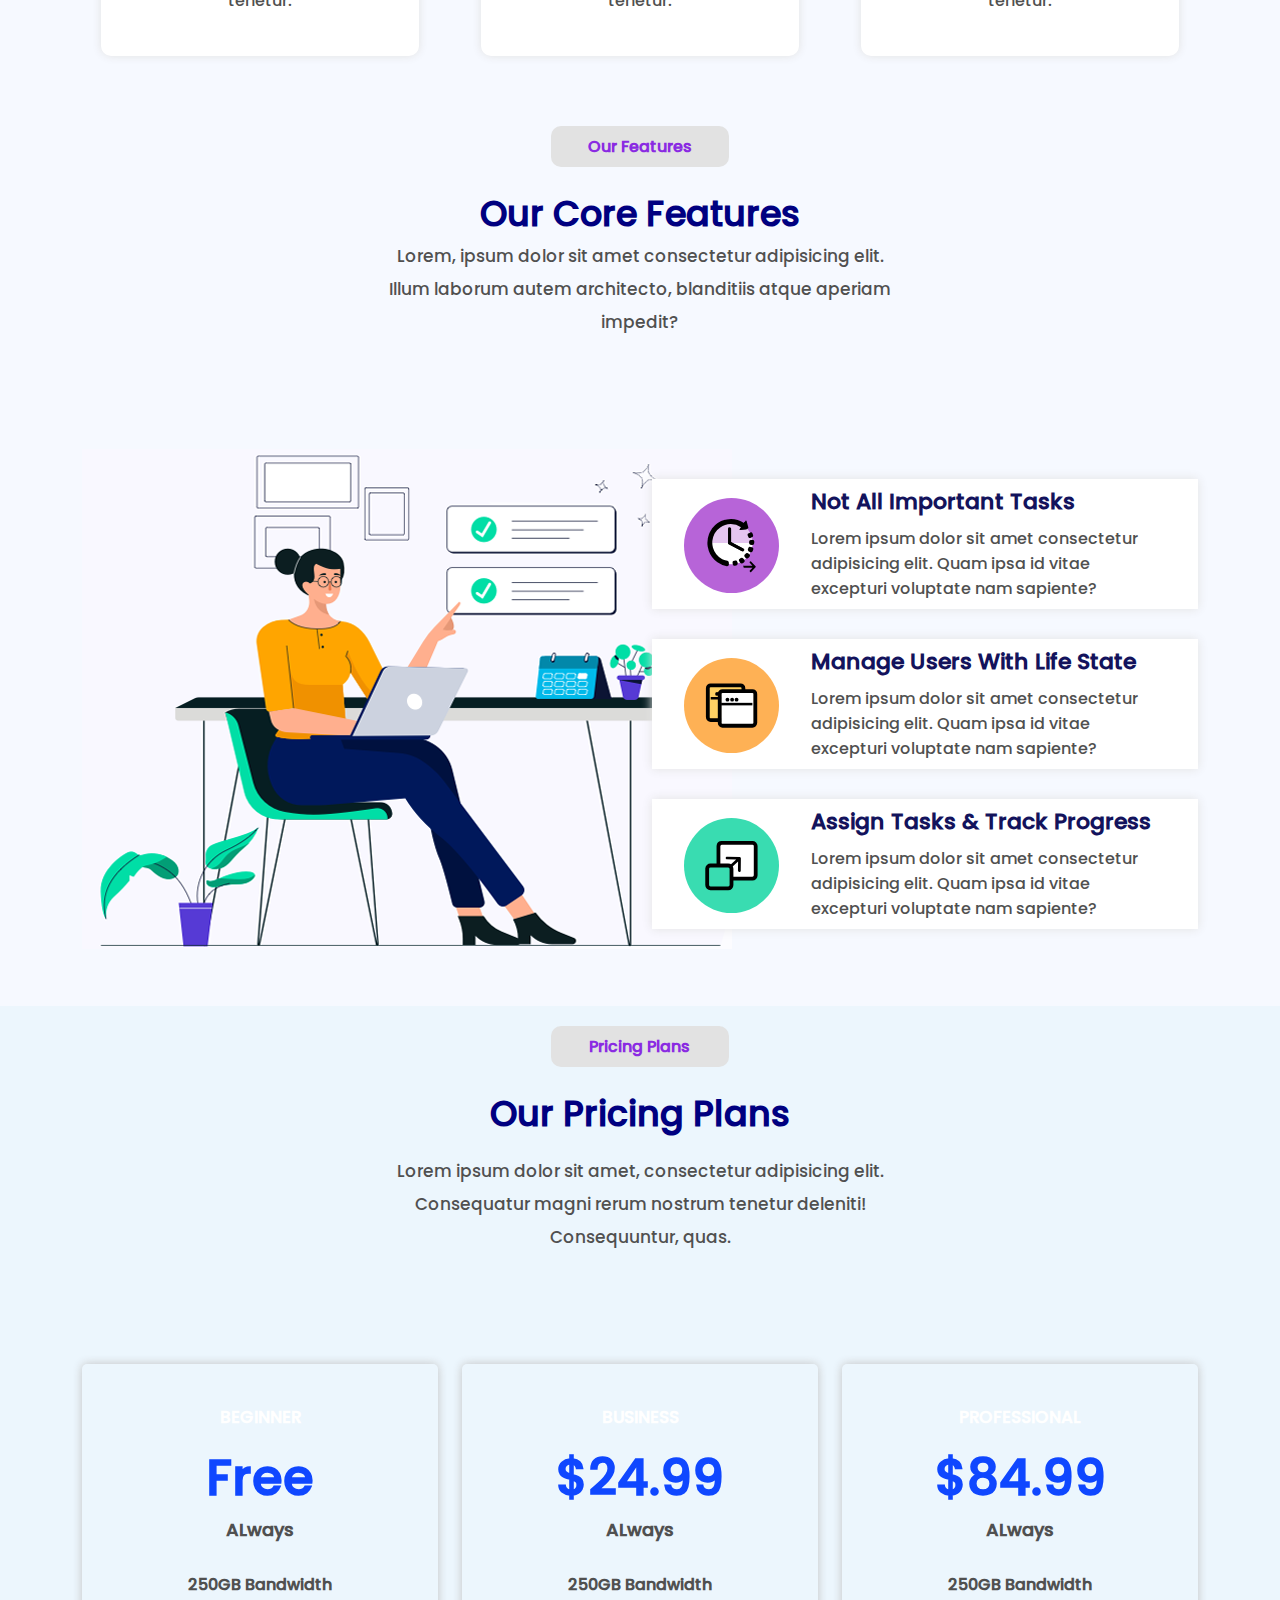
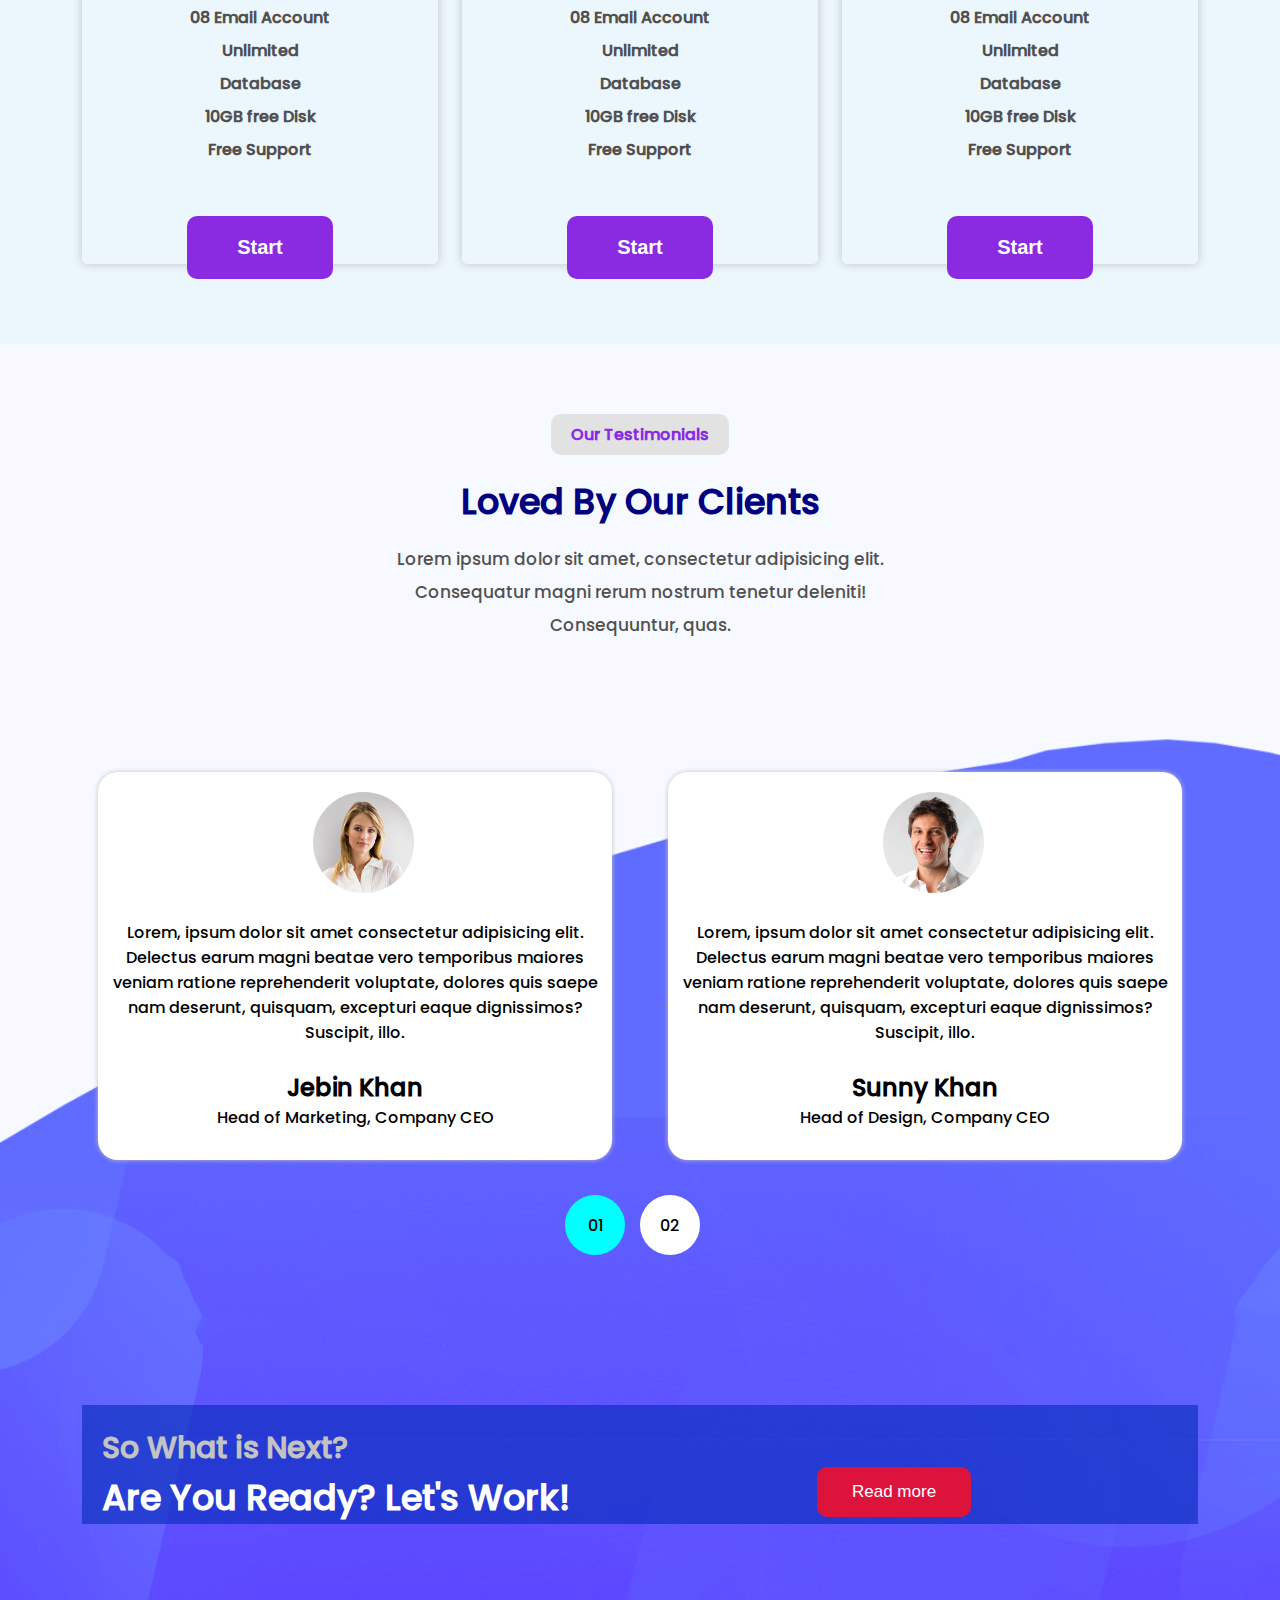
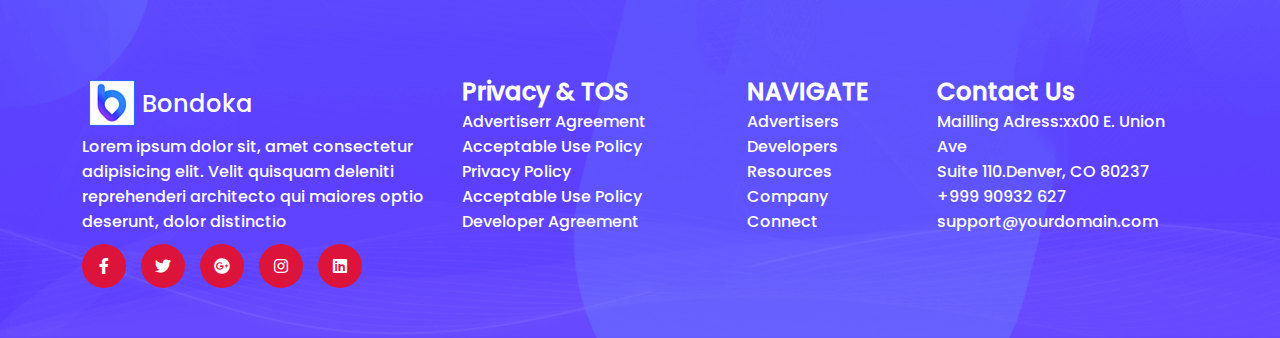
<file: html/index.html>
<!DOCTYPE html>
<html lang="en">
  <head>
    <meta charset="UTF-8" />
    <meta http-equiv="X-UA-Compatible" content="IE=edge" />
    <meta name="viewport" content="width=device-width, initial-scale=1.0" />
    <title>BONDOKA</title>
    <!-- CSS FILE -->
    <link rel="stylesheet" href="../css/main.css" />
    <!-- CSS FILE END -->
    <!-- CSS RESPONSIVE FILE -->
    <link rel="stylesheet" href="../css/media.css">
    <!-- CSS RESPONSIVE FILE END -->
    <!-- BOOTSTRAP CSS -->
    <link rel="stylesheet" href="../css/bootstrap-grid.css">
    <!-- BOOTSTRAP CSS END -->
    <!-- FONTAWESOME -->
    <link rel="stylesheet" href="https://cdnjs.cloudflare.com/ajax/libs/font-awesome/5.15.3/css/all.min.css" referrerpolicy="no-referrer" /> 
    <!-- FONTAWESOME END -->
  </head>
  <body>
    <!--! Header section -->
    <header class="header" id="header">
      <div class="container">
        <div class="header__navbar">
          <div class="navbar__brand">
            <img src="../image/logo.png" alt="logo..." />
            <h1 class="navbar__brand-title">bondoka</h1>
          </div>
          <div class="toggle-menu">
            <i class="fas fa-bars fa-2x"></i>
          </div>
          <ul class="header-navigation">
            <i class="fas fa-window-close fa-2x"></i>
            <li class="header__navigation-item">
              <a href="#" class="header__navigation-link">Home</a>
            </li>
            <li class="header__navigation-item">
              <a href="#" class="header__navigation-link">about</a>
            </li>
            <li class="header__navigation-item">
              <a href="#" class="header__navigation-link">services</a>
            </li>
            <li class="header__navigation-item">
              <a href="#" class="header__navigation-link">faq</a>
            </li>
            <li class="header__navigation-item">
              <a href="#" class="header__navigation-link">pricing</a>
            </li>
            <li class="header__navigation-item">
              <a href="#" class="header__navigation-link">contact</a>
            </li>
            <li class="header__navigation-item log-bg">
              <a href="#" class="header__navigation-link log">Log in</a>
            </li>
          </ul>
        </div>
      </div>
    </header>
    <!--! Header section end -->

    <!-- ! Home section  -->
    <section class="home" id="home">
      <div class="container">
        <div class="home__content">
          <div class="row">
            <div class="col-md-12 col-lg-6">
              <div class="home__content-info">
                <div class="home__info-subtitle">
                  <span class="label"></span>
                  <h2>Creativity and Collaboration</h2>
                </div>
                <h2 class="home__info-title">
                  Work Remotely From Your Home or Places
                </h2>
                <p class="home__info-description">
                  Lorem ipsum dolor, sit amet consectetur adipisicing elit. Ad
                  consequatur harum neque voluptas exercitationem sunt
                  repellendus reiciendis molestias!
                </p>
                <div class="home__info-btns">
                  <button class="home-btn">GEt started</button>
                  <button class="home-btn">Learn more</button>
                </div>
              </div>
            </div>
            <div class="col-md-12 col-lg-6">
              <div class="home__content-img">
                <img
                  src="../image/banner.png"
                  alt="Home Bannner"
                  width="640"
                  height="480"
                />
              </div>
            </div>
          </div>
        </div>
      </div>
    </section>
    <!-- ! Home section  end -->

    <!-- ! Partners section -->
    <section class="partners">
      <div class="container">
        <div class="row">
          <div class="col-md-10 col-lg-12 col-xl-12 col-md-xxl-12">
            <img src="../image/1.png" alt="partners" />
            <img src="../image/2.png" alt="partners" />
            <img src="../image/3.png" alt="partners" />
            <img src="../image/4.png" alt="partners" />
            <img src="../image/5.png" alt="partners" />
            <img src="../image/6.png" alt="partners" />
          </div>
        </div>
      </div>
    </section>
    <!-- ! Partners section end -->

    <!-- ! Services section styles -->
    <section class="services" id="services">
      <div class="container">
        <div class="services__content">
          <div class="services__subtitle">Our services</div>
          <h2 class="services__title">Our Special Services</h2>
          <p class="services__description">
            Lorem ipsum dolor sit, amet consectetur adipisicing elit. Omnis
            architecto molestiae quo autem earum consectetur.
          </p>
          <div class="services__cards">
            <div class="row">
              <div class="col-md-6 col-lg-4 col-sm-12 col-xl-4 col-xxl-4">
                <div class="services__card">
                  <div class="services__card-img">
                    <img src="../image/s1.png" alt="service card img" />
                  </div>
                  <h2 class="services__card-title">
                    Foundamental nature of creativity and collaboration
                  </h2>
                  <p class="services__card-description">
                    Lorem ipsum dolor, sit amet consectetur adipisicing elit.
                    Minus obcaecati error ipsum ex sed. Quisquam culpa
                    perspiciatis deserunt maiores accusamus repellendus
                    quibusdam ad.
                  </p>
                </div>
              </div>
              <div class="col-md-6 col-lg-4 col-sm-12 col-xl-4 col-xxl-4">
                <div class="services__card">
                  <div class="services__card-img">
                    <img src="../image/s2.png" alt="service card img" />
                  </div>
                  <h2 class="services__card-title">
                    Successfull collaboration still depends on trust
                  </h2>
                  <p class="services__card-description">
                    Lorem ipsum dolor, sit amet consectetur adipisicing elit.
                    Minus obcaecati error ipsum ex sed. Quisquam culpa
                    perspiciatis deserunt maiores accusamus repellendus
                    quibusdam ad.
                  </p>
                </div>
              </div>
              <div class="col-md-6 col-lg-4 col-sm-12 col-xl-4 col-xxl-4">
                <div class="services__card">
                  <div class="services__card-img">
                    <img src="../image/s3.png" alt="service card img" />
                  </div>
                  <h2 class="services__card-title">
                    The improved work-life integration has enabled
                  </h2>
                  <p class="services__card-description">
                    Lorem ipsum dolor, sit amet consectetur adipisicing elit.
                    Minus obcaecati error ipsum ex sed. Quisquam culpa
                    perspiciatis deserunt maiores accusamus repellendus
                    quibusdam ad.
                  </p>
                </div>
              </div>
            </div>
          </div>
        </div>
      </div>
    </section>
    <!-- ! Services section styles end -->

    <!-- ! Team section styles -->
    <section class="team">
      <div class="container">
        <div class="team__content">
          <div class="row">
            <div class="col-md-12 col-lg-12 col-xxl-12 col-xl-12">
              <div class="row">
                <div class="col-md-12 col-lg-6 col-xl-6 col-xxl-6 col-sm-12 order-element">
                  <div class="team__card-img">
                    <img src="../image/about.png" alt="team img" />
                  </div>
                </div>
                <div class="col-md-12 col-lg-6 col-xl-6 col-xxl-6 col-sm-12">
                  <div class="team__card-info">
                    <div class="team__card-subtitle">Collaboration</div>
                    <h2 class="team__card-title">
                      Team Members Collaboration in real time life
                    </h2>
                    <p class="team__card-description">
                      Lorem ipsum dolor sit, amet consectetur adipisicing elit.
                      Consequuntur tempora fuga amet enim natus distinctio!
                    </p>
                    <p class="team__card-description">
                      Lorem ipsum dolor sit, amet consectetur adipisicing elit.
                      Consequuntur tempora fuga amet enim natus distinctio!
                    </p>
                    <div class="team__card-btn">
                      <button class="team__card-button">Read more</button>
                    </div>
                  </div>
                </div>
              </div>
            </div>
            <div class="col-md-12 col-lg-12 col-xxl-12 col-xl-12">
              <div class="row">
                <div class="col-md-12 col-lg-6 col-xl-6 col-xxl-6 col-sm-12 ">
                  <div class="team__card-info">
                    <div class="team__card-subtitle">Reporting</div>
                    <h2 class="team__card-title">Right people , Right tools</h2>
                    <p class="team__card-description">
                      Lorem ipsum dolor sit, amet consectetur adipisicing elit.
                      Consequuntur tempora fuga amet enim natus distinctio!
                    </p>
                    <p class="team__card-description">
                      Lorem ipsum dolor sit, amet consectetur adipisicing elit.
                      Consequuntur tempora fuga amet enim natus distinctio!
                    </p>
                    <div class="team__card-btn">
                      <button class="team__card-button">Read more</button>
                    </div>
                  </div>
                </div>
                <div class="col-md-12 col-lg-6 col-xl-6 col-xxl-6 col-sm-12">
                  <div class="team__card-img">
                    <img src="../image/about1.png" alt="team img" />
                  </div>
                </div>
              </div>
            </div>
            <div class="col-md-12 col-lg-12 col-xxl-12 col-xl-12">
              <div class="row">
                <div class="col-md-12 col-lg-6 col-xl-6 col-xxl-6 col-sm-12 order-element ">
                  <div class="team__card-img">
                    <img src="../image/about2.png" alt="team img" />
                  </div>
                </div>
                <div class="col-md-12 col-lg-6 col-xl-6 col-xxl-6 col-sm-12">
                  <div class="team__card-info">
                    <div class="team__card-subtitle">Insight</div>
                    <h2 class="team__card-title">
                      Ideating in a Remote working environment
                    </h2>
                    <p class="team__card-description">
                      Lorem ipsum dolor sit, amet consectetur adipisicing elit.
                      Consequuntur tempora fuga amet enim natus distinctio!
                    </p>
                    <p class="team__card-description">
                      Lorem ipsum dolor sit, amet consectetur adipisicing elit.
                      Consequuntur tempora fuga amet enim natus distinctio!
                    </p>
                    <div class="team__card-btn">
                      <button class="team__card-button">Read more</button>
                    </div>
                  </div>
                </div>
              </div>
            </div>
          </div>
        </div>
      </div>
    </section>
    <!-- ! Team section styles end -->

    <!-- ! Trial section styles -->
    <section class="trial">
      <div class="container">
        <div class="trial__content">
          <div class="row">
            <div class="col-md-12 col-lg-6 col-xl-6 col-xxl-6 col-sm-12">
              <div class="trial__content-img">
                <img src="../image/trial.png" alt="" />
              </div>
            </div>
            <div class="col-md-12 col-lg-6 col-xl-6 col-xxl-6 col-sm-12">
              <div class="trial__content-info">
                <div class="trial__info-subtitle">Free Trial</div>
                <h2 class="trial__info-title">Get started with a free trial</h2>
                <p class="trial__info-description">
                  Lorem ipsum dolor sit amet consectetur adipisicing elit.
                  Corporis corrupti quasi reiciendis, numquam aliquam sed rerum!
                </p>
                <form class="form">
                  <div class="input">
                    <i class="fas fa-home"></i>
                    <input type="text" placeholder="Enter your Email" />
                  </div>
                  <div class="form__sub">
                    <button type="submit">Subscribe</button>
                  </div>
                </form>
              </div>
            </div>
          </div>
        </div>
      </div>
    </section>
    <!-- ! Trial section styles end -->

    <!-- ! Works section styles  -->
    <section class="works">
        <div class="container">
            <div class="works__content">
                <div class="works__subtitle">Working Steps</div>
                <h2 class="works__title">
                    How It Works
                </h2>
                <p class="works__description">Lorem ipsum dolor, sit amet consectetur adipisicing elit. Labore libero amet quos commodi cupiditate odit quidem ex ipsa officiis rem.</p>
                <div class="works__cards">
                    <div class="row">
                        <div class="col-md-6 col-lg-4 col-xl-4 col-xxl-4 col-sm-12">
                            <div class="works__card">
                                <div class="works__card-img">
                                    <img src="../image/h1.png" alt="works card img">
                                </div>
                                <h2 class="works__card-title">
                                    Add Your Team Members
                                </h2>
                                <p class="works__card-description">
                                    Lorem ipsum dolor sit amet consectetur,
                                    adipisicing elit. Eos, tenetur.
                                </p>
                            </div>
                        </div>
                        <div class="col-md-6 col-lg-4 col-xl-4 col-xxl-4 col-sm-12">
                            <div class="works__card">
                                <div class="works__card-img">
                                    <img src="../image/h2.png" alt="works card img">
                                </div>
                                <h2 class="works__card-title">
                                    Add Your Team Members
                                </h2>
                                <p class="works__card-description">
                                    Lorem ipsum dolor sit amet consectetur,
                                    adipisicing elit. Eos, tenetur.
                                </p>
                            </div>
                        </div>
                        <div class="col-md-6 col-lg-4 col-xl-4 col-xxl-4 col-sm-12">
                            <div class="works__card">
                                <div class="works__card-img">
                                    <img src="../image/h3.png" alt="works card img">
                                </div>
                                <h2 class="works__card-title">
                                    Add Your Team Members
                                </h2>
                                <p class="works__card-description">
                                    Lorem ipsum dolor sit amet consectetur,
                                    adipisicing elit. Eos, tenetur.
                                </p>
                            </div>
                        </div>
                    </div>
                </div>
            </div>
        </div>
    </section>
    <!-- ! Works section styles end  -->

    <!-- ! Fauture section -->
    <section class="feature">
        <div class="container">
            <div class="feature__content">
                <div class="feature__subtitle">
                    Our Features
                </div>
                <h2 class="feature__title">
                    Our Core Features
                </h2>
                <p class="feature__description">
                    Lorem, ipsum dolor sit amet consectetur adipisicing elit. <br>
                    Illum laborum autem architecto, blanditiis atque aperiam impedit?
                </p>
                <div class="feature__main">
                  <div class="row">
                      <div class="col-md-12 col-lg-6 col-xl-6 col-xxl-6 col-sm-12 order-element">
                          <div class="feature__main-img">
                              <img src="../image/about3.png" alt="Feature Main img">
                          </div>
                      </div>
                      <div class="col-md-12 col-lg-6 col-xl-6 col-xxl-6 col-sm-12">
                          <div class="feature__main-cards">
                            <div class="feature__main-card">
                                <div class="feature__main-card__img">
                                    <img src="../image/1.svg" width="75" height="75" alt="Feature main card img">
                                </div>
                                <div class="feature__main-card__info">
                                    <h2 class="feature__main-card__title">Not All Important Tasks</h2>
                                    <p class="feature__main-card__description">
                                        Lorem ipsum dolor sit amet consectetur adipisicing elit. Quam ipsa id vitae excepturi
                                        voluptate nam sapiente?
                                    </p>
                                </div>
                            </div>
                            <div class="feature__main-card">
                                <div class="feature__main-card__img">
                                    <img src="../image/2.svg" width="75" height="75" alt="Feature main card img">
                                </div>
                                <div class="feature__main-card__info">
                                    <h2 class="feature__main-card__title">Manage Users With Life State</h2>
                                    <p class="feature__main-card__description">
                                        Lorem ipsum dolor sit amet consectetur adipisicing elit. Quam ipsa id vitae excepturi
                                        voluptate nam sapiente?
                                    </p>
                                </div>
                            </div>
                            <div class="feature__main-card">
                                <div class="feature__main-card__img">
                                    <img src="../image/3.svg" width="75" height="75" alt="Feature main card img">
                                </div>
                                <div class="feature__main-card__info">
                                    <h2 class="feature__main-card__title">Assign Tasks & Track Progress</h2>
                                    <p class="feature__main-card__description">
                                        Lorem ipsum dolor sit amet consectetur adipisicing elit. Quam ipsa id vitae excepturi
                                        voluptate nam sapiente?
                                    </p>
                                </div>
                            </div>
                            </div>
                          </div>
                      </div>
                  </div>
                </div>
            </div>
        </div>
    </section>
    <!-- ! Fauture section end -->

    <!-- ! Pricing section -->
    <section class="pricing">
        <div class="container">
            <div class="pricing__content">
                <div class="pricing__subtitle">
                    Pricing Plans
                </div>
                <h2 class="pricing__title">
                    Our Pricing Plans
                </h2>
                <p class="pricing__description">
                    Lorem ipsum dolor sit amet, consectetur adipisicing elit. Consequatur 
                    magni rerum nostrum tenetur deleniti! Consequuntur, quas.
                </p>
                    <div class="pricing__cards">
                        <div class="row">
                            <div class="col-md-6 col-lg-4 col-xl-4 col-xxl-4 col-sm-10">
                                <div class="pricing__card card__shadow">
                                    <h2 class="pricing__card-title">
                                        beginner
                                    </h2>
                                    <h2 class="pricing__card-cost">
                                        Free
                                    </h2>
                                    <h2 class="pricing__card-data">
                                        ALways
                                    </h2>
                                    <br>
                                 <div class="pricing__card-ps">
                                    <p>250GB Bandwidth</p>
                                    <p>08 Email Account</p>
                                    <p>Unlimited Database</p>
                                    <p>10GB free Disk</p>
                                    <p>Free Support</p>
                                 </div>
                                    <div class="pricing__card-btn">
                                        <button>Start</button>
                                    </div>
                                </div>
                            </div>
                            <div class="col-md-6 col-lg-4 col-xl-4 col-xxl-4 col-sm-10">
                                <div class="pricing__card card__shadow">
                                    <h2 class="pricing__card-title">
                                        BUSINESS
                                    </h2>
                                    <h2 class="pricing__card-cost">
                                        $24.99
                                    </h2>
                                    <h2 class="pricing__card-data">
                                        ALways
                                    </h2>
                                    <br>
                                 <div class="pricing__card-ps">
                                    <p>250GB Bandwidth</p>
                                    <p>08 Email Account</p>
                                    <p>Unlimited Database</p>
                                    <p>10GB free Disk</p>
                                    <p>Free Support</p>
                                 </div>
                                    <div class="pricing__card-btn">
                                        <button>Start</button>
                                    </div>
                                </div>
                            </div>
                            <div class="col-md-6 col-lg-4 col-xl-4 col-xxl-4 col-sm-10">
                                <div class="pricing__card card__shadow">
                                    <h2 class="pricing__card-title">
                                        PROFESSIONAL
                                    </h2>
                                    <h2 class="pricing__card-cost">
                                        $84.99
                                    </h2>
                                    <h2 class="pricing__card-data">
                                        ALways
                                    </h2>
                                    <br>
                                 <div class="pricing__card-ps">
                                    <p>250GB Bandwidth</p>
                                    <p>08 Email Account</p>
                                    <p>Unlimited Database</p>
                                    <p>10GB free Disk</p>
                                    <p>Free Support</p>
                                 </div>
                                    <div class="pricing__card-btn">
                                        <button>Start</button>
                                    </div>
                                </div>
                            </div>
                        </div>
                    </div>
            </div>
        </div>
    </section>
    <!-- ! Pricing section end -->

    <!-- ! Contact section-->
    <section class="contact">
        <div class="container">
            <div class="contact__content">
                <div class="contact__subtitle">
                    Our Testimonials
                </div>
                <h2 class="contact__title">
                    Loved By Our Clients
                </h2>
                <p class="contact__description">
                    Lorem ipsum dolor sit amet, consectetur adipisicing elit. Consequatur
                    magni rerum nostrum tenetur deleniti! Consequuntur, quas.
                </p> 
                <div class="contact__cards">
                    <div class="row">
                        <div class="col-md-6 col-lg-6 col-xl-6 col-xxl-6 col-sm-11">
                            <div class="contact__card">
                                <div class="contact__card-img">
                                    <img src="../image/3.jpg" alt="contact card img">
                                </div>
                                <p class="contact__card-description">
                                    Lorem, ipsum dolor sit amet consectetur adipisicing elit. Delectus
                                    earum magni beatae vero temporibus maiores veniam
                                    ratione reprehenderit voluptate, dolores quis saepe
                                    nam deserunt, quisquam, excepturi eaque
                                    dignissimos? Suscipit, illo.
                                </p>
                                <br>
                                <h2 class="contact__card-title">
                                    Jebin Khan
                                </h2>
                                <p class="contact__card-position">
                                    Head of Marketing, Company CEO
                                </p>
                            </div>
                        </div>
                        <div class="col-md-6 col-lg-6 col-xl-6 col-xxl-6 col-sm-11">
                            <div class="contact__card">
                                <div class="contact__card-img">
                                    <img src="../image/1.jpg" alt="contact card img">
                                </div>
                                <p class="contact__card-description">
                                    Lorem, ipsum dolor sit amet consectetur adipisicing elit. Delectus
                                    earum magni beatae vero temporibus maiores veniam
                                    ratione reprehenderit voluptate, dolores quis saepe
                                    nam deserunt, quisquam, excepturi eaque
                                    dignissimos? Suscipit, illo.
                                </p>
                                <br>
                                <h2 class="contact__card-title">
                                    Sunny Khan
                                </h2>
                                <p class="contact__card-position">
                                    Head of Design, Company CEO
                                </p>
                            </div>
                        </div>
                    </div>
                </div>
                <div class="slide__btns">
                    <span class="slide-btn btn-1">01</span>
                    <span class="slide-btn btn-2">02</span>
                </div>
                <div class="contact__banner">
                    <div class="row">
                        <div class="col-md-7 col-lg-7 col-xl-7 col-xxl-7 col-sm-12">
                            <div class="contact__banner-info">
                                <h2 class="title1">So What is Next?</h2>
                                <h2 class="title2">Are You Ready? Let's Work!</h2>
                            </div>
                        </div>
                        <div class="col-md-5 col-lg-5 col-xl-5 col-xxl-5 col-sm-12">
                            <div class="contact__banner-btn">
                                <button>Read more</button>
                            </div>
                        </div>
                    </div>
                </div>
                <div class="contact__main">
                    <div class="row">
                        <div class="col-lg-4 col-md-12 col-xl-4 col-xxl-4 col-sm-8">
                            <div class="contact__main-about">
                                <div class="logo">
                                    <img src="../image/logo.png" alt="...">
                                    <h2 class="logo-title">
                                        Bondoka
                                    </h2>
                                </div>
                                <p class="contact__about-description">
                                    Lorem ipsum dolor sit, amet consectetur adipisicing elit. Velit quisquam deleniti reprehenderi
                                    architecto qui maiores optio deserunt, dolor distinctio
                                </p>
                                <div class="social-networks">
                                    <a href="#" class="icon">
                                        <i class="fab fa-facebook-f"></i>
                                    </a>
                                    <a href="#" class="icon">
                                        <i class="fab fa-twitter"></i>
                                    </a>
                                    <a href="#" class="icon">
                                        <i class="fab fa-google-plus"></i>
                                    </a>
                                    <a href="#" class="icon">
                                        <i class="fab fa-instagram"></i>
                                    </a>
                                    <a href="#" class="icon">
                                        <i class="fab fa-linkedin"></i>
                                    </a>
                                </div>
                            </div>
                        </div>
                        <div class="col-lg-3 col-md-5 mt-20 col-xl-3 col-xxl-3 white col-sm-6 order-element">
                            <h2>Privacy & TOS</h2>
                            <p>Advertiserr Agreement</p>
                            <p>Acceptable Use Policy</p>
                            <p>Privacy Policy</p>
                            <p>Acceptable Use Policy</p>
                            <p>Developer Agreement</p>
                        </div>
                        <div class="col-lg-2 col-md-3 mt-20 col-xl-2 col-xxl-2 white col-sm-4 mt20 to-down">
                            <h2>NAVIGATE</h2>
                            <p>Advertisers</p>
                            <p>Developers</p>
                            <p>Resources</p>
                            <p>Company</p>
                            <p>Connect</p>
                        </div>
                        <div class="col-lg-3 col-md-4 mt-20 col-xl-3 col-xxl-3 white col-sm-6 order-element">
                            <h2>Contact Us</h2>
                        <p>Mailling Adress:xx00 E. Union Ave</p>
                        <p>Suite 110.Denver, CO 80237</p>
                        <p>+999 90932 627</p>
                        <p>support@yourdomain.com</p>
                        </div>
                    </div>
                </div>

            </div>
        </div>
    </section>
    <!-- ! Contact section end-->

    <script>
      const navigationMenu = document.querySelector(".header-navigation");
      const openBtn = document.querySelector(".fa-bars");
      const closeBtn = document.querySelector(".fa-window-close");
      const header = document.querySelector('.header');

      openBtn.addEventListener("click", () => {
        navigationMenu.classList.remove("left-100");
        navigationMenu.classList.add("left-0");
      });
      
      closeBtn.addEventListener("click", () => {
        navigationMenu.classList.replace("left-0", "left-100");
      });

      window.addEventListener("scroll",() => {
          header.classList.toggle("header-scrool-bg", window.scrollY > 10)
      });


    </script>
  </body>
</html>
</file>
<file: css/main.css>
* {
  padding: 0;
  margin: 0;
  box-sizing: border-box;
  text-decoration: none;
  list-style-type: none;
}
body {
  font-family: Poppins;
  background-color: #f6f9ff;
  overflow-x: hidden;
}
.container {
  width: 1140px;
  margin: 0 auto !important;

}
:root {
  --color1: #505050;
}
.left-0 {
  right: 0 !important ;
}
.left-100 {
  right: -100% !important;
}
@font-face{
  src: url("../Font/Poppins-Medium.ttf");
  font-family: Poppins;
}

/* * Header section styles */
.header {
  padding: 0 30px;
  padding-top: 20px;
  position: fixed;
  line-height: 70px;
  width: 100%;
  z-index: 10000;
}
.header-scrool-bg{
  transition: .5s ease;
  background-color: #00fff2;
}
/* ? Header Navbar styles */
.header__navbar {
  display: flex;
  align-items: center;
  justify-content: space-between;
}
/* * Navbar brand section */
.navbar__brand {
  display: flex;
  align-items: center;
}
.navbar__brand > img {
  margin-left: 16px;
}
.navbar__brand-title {
  font-size: 1.9rem;
  font-weight: 500;
  color: var(--color1);
  text-transform: capitalize;
  padding-left: 20px;
}
/* * Navbar brand section end */
/* ! Header Navigation styles */
.header-navigation {
  display: flex;
  align-items: center;
  transition: right 0.8s linear !important;
}
.header__navigation-item {
  margin: 0 15px;
}
.header__navigation-link {
  font-size: 1.1rem;
  font-weight: 100;
  line-height: 20px;
  color: #434553;
  text-transform: uppercase;
  transition: all 0.5s ease;
}
.log {
  background-color: rgb(47, 255, 99);
  color: #fff;
  padding: 12px 25px;
  border-radius: 13px;
}
.log:hover{
  background-color: rgb(0, 110, 255);
  color: #fff !important;
  box-shadow: 0 0 10px 10px #fff;
}
.header__navigation-link:hover {
  color: rgb(58, 23, 212);
}
.fa-window-close,
.fa-bars {
  display: none !important;
  transition: transform 0.5s ease-out;
}
.fa-bars:hover {
  transform: scale(1.2);
}
.fa-window-close:hover {
  transform: scale(1.2);
}
/* ! Header Navigation styles end */
/* ? Header Navbar styles end */
/* * Header section styles end */

/* * Home section styles */
.home {
  padding-top: 150px;
  padding-bottom: 60px;
  border-bottom: 1px solid #505050;
}
.home__content > .row {
  display: flex;
  align-items: center;
}
/* ! Home Info styles */
.home__content-info {
  display: flex;
  flex-direction: column;
}
.home__info-subtitle {
  display: flex;
}
.home__info-subtitle > span {
  width: 30px;
  height: 3px;
  background-color: blue;
  position: relative;
  top: 15px;
  margin-right: 5px;
}
.home__info-subtitle > h2 {
  color: #4c00ff;
  font-size: 19px;
  font-weight: 600;
}
.home__info-title {
  color: rgb(20, 20, 105);
  font-size: 50px;
  font-weight: 600;
  padding: 10px 0;
}
.home__info-description {
  font-size: 19px;
  padding-bottom: 40px;
  color: var(--color1);
}
.home__info-btns {
  display: flex;
  align-items: center;
}
.home-btn {
  color: #ffffff;
  font-size: 16px;
  font-weight: 700;
  text-transform: uppercase;
  padding: 18px 30px;
  background-color: rgb(122, 40, 255);
  border-radius: 10px;
  margin-right: 10px;
  border: none;
}
/* ! Home Info styles end */
/* * Home section styles end */

/* * Partners section styles */
.partners {
  padding-top: 100px;
  text-align: center;
}
.partners .container .row .col-md-12 {
  display: flex;
  position: relative;
  justify-content: center;
}
.partners > .container > .row > .col-md-12 > img {
  margin: 0 10px;
}
.partners .container .row .col-md-12::after {
  content: "";
  width: 80px;
  height: 5px;
  background-color: crimson;
  border-radius: 30%;
  position: absolute;
  bottom: -100%;
}
/* * Partners section styles end*/

/* * Services section styles */
.services {
  margin-top: 150px;
}
.services__content {
  display: flex;
  flex-direction: column;
  justify-content: center;
  align-items: center;
}
.services__subtitle {
  color: mediumslateblue;
  font-size: 20px;
  padding: 5px 20px;
  background: #c3c3c3;
  width: 15%;
  margin: 0 auto;
  border-radius: 10px;
  margin-bottom: 0px;
  white-space: nowrap;
  font-weight: 600;
  text-align: center;
}
.services__title {
  color: navy;
  font-size: 40px;
  text-transform: capitalize;
  margin-top: 20px;
  padding: 0 0 20px 0;
}
.services__description {
  font-size: 19px;
  line-height: 35px;
  color: var(--color1);
  margin-bottom: 100px;
  text-align: center;
  width: 50%;
  margin-top: 10px;
}
/* ! Services Card styles */
.services__cards > .row {
  display: flex;
  align-items: center;
}
.services__card {
  background-color: #fff;
  text-align: left;
  padding: 20px 10px;
  height: 380px;
  margin: 0 5px;
  box-shadow: 0px 0px 10px 0px #979797;
  border-radius: 10px;
  background-image: url("../image/cards-bg.png");
  margin-bottom: 100px;
}
.services__card-img {
  padding: 20px 5px;
}
.services__card-title {
  color: navy;
  font-size: 21px;
  padding: 0 0 10px 0;
}
.services__card-description {
  font-size: 16px;
  color: var(--color1);
  padding-top: 10px;
}
/* ! Services Card styles end */
/* * Services section styles end */

/* * Team section styles */
.team{
    margin-top: 50px;
}
.team__content > .row{
    display: flex;
    align-items: center;
    justify-content: center;
    flex-direction: column;
}
.team__content .row .col-md-12{
    margin-top: 50px;
}
.team__content > .row > .col-md-12 > .row {
    display: flex;
    align-items:center;
    justify-content: center;
}
/* ! Team Cards styles */
.team__card-info{
    display: flex;
    flex-direction: column;
}
.team__card-subtitle{
    color: #4c00ff;
    background-color: #e2e2e2;
    width: 32%;
    padding: 5px 25px;
    border-radius: 10px;
    margin-bottom: 20px;
    white-space: nowrap;
    text-align: center;
    font-size: 20px;
    font-weight: 700;
}
.team__card-title{
    font-size: 35px;
    color: #000066;
}
.team__card-description{
    font-size: 17px;
    color:var(--color1);
    padding-top: 30px;
    width: 80%;
}
.team__card-button{
    text-decoration: none;
    font-size: 18px;
    color: #ffffff;
    font-weight: 600;
    padding: 18px 40px;
    background-color: blueviolet;
    border-radius: 10px;
    border: none;
    margin-top: 20px;
    letter-spacing: 30;
}
/* ! Team Cards styles end */
/* * Team section styles end */

/* * Trial section styles */
.trial{
    margin-top: 100px;
}
.trial__content{
    background-image: url('../image/trial-bg.png');
}
.trial__content > .row {
    display: flex;
    align-items: center;
    justify-content: center;
}
/* !Trial Content Img styles */
.trial__content-img img{
    padding: 70px 90px 20px 70px ;
}
/* !Trial Content Img styles end */
/* ? Trial Content Info styles */
.trial__content-info{
    display: flex;
    flex-direction: column;
    padding-left: 40px;
}
.trial__info-subtitle{
    color: blueviolet;
    width: 25%;
    background-color: #e2e2e2;
    padding: 5px 10px;
    text-align: center;
    font-size: 20px;
    white-space: nowrap;
    border-radius: 10px;
    font-weight: 700;
}
.trial__info-title{
    color: #ffffff;
    font-size: 35px;
    padding-top: 10px;
}
.trial__info-description{
    font-size: 15px;
    color: #ffffff;
    padding-bottom: 20px;
    padding-top: 20px;
    width: 77%;
}
/* TODO Trial Info form styles */
.trial__content-info > .form{
    display: flex;
    flex-direction: column;
    width: 90%;
    height: 140px;
    background-color: #b98af7;
    border-radius: 30px;
    justify-content: center;
}
.form > .input{
    display: flex;
    align-items: center;
    position: relative;
}
.input > i{
    font-size: 24px;
    color: blueviolet;
    top: 14%;
    position: relative;
    left: 7%;
}
.input input{
    width: 90%;
    font-size: 16px;
    font-weight: 400;
    border: 2px solid blueviolet;
    border-radius: 30px;
    outline: none;
    font-family: Poppins;
    padding: 7px 0 7px 42px;
    margin: 20px 0 0 0;
}
.form__sub button{
    outline: none;
    border: none;
    margin-left: 25px;
    margin: 20px 0 20px 25px;
    padding: 13px 31px;
    border-radius: 10px;
    background: #6a00f8;
    color: #fff;
    font-size: 15px;
    font-weight: 600;
    letter-spacing: 1px;
    font-family: Poppins;
}
/* TODO Trial Info form styles end */
/* ? Trial Content Info styles end */
/* * Trial section styles end*/

/* * Works section styles */
.works{
    margin-top: 50px;
}
.works__content{
    display: flex;
    align-items:center;
    justify-content: center;
    flex-direction: column;
}
.works__subtitle{
    color: blueviolet;
    padding: 8px 12px;
    background-color: #e2e2e2;
    width: 18%;
    margin: 20px auto;
    white-space: nowrap;
    border-radius: 10px;
    text-align: center;
    font-weight: 600;
    font-size: 18px;
}
.works__title{
    font-size: 30px;
    word-spacing: 5px;
    color: navy;
    margin-bottom: 20px;
}
.works__description{
    font-size: 16px;
    color: var(--color1);
    width: 45%;
    text-align: center;
}
/* ! Works card styles */
.works__cards{
    margin-top: 70px;
}
.works__cards .row{
    display: flex;
    align-items: center;
    justify-content: center;
}
.works__card{
    height: 350px;
    background-color: #ffffff;
    box-shadow: 0px 0px 10px 0px #e2e2e2;
    padding: 20px 0;
    margin: 0 19px;
    border-radius: 10px;
    display: flex;
    flex-direction: column;
}
.works__card-img img{
    width: 100%;
}
.works__card-title{
    font-size: 20px;
    padding: 10px 0;
    text-align: center;
    font-weight: 600;
}
.works__card-description{
    color: var(--color1);
    text-align: center;
}
/* ! Works card styles end */
/* * Works section styles end */

/* * Feature section styles */
.feature{
    margin-top: 50px;
}
.feature__content {
    display: flex;
    align-items:center;
    justify-content: center;
    flex-direction:column;
}
.feature__subtitle{
    color: blueviolet;
    padding: 8px 20px;
    background-color: #e2e2e2;
    width: 16%;
    margin: 20px auto;
    text-align: center;
    border-radius: 10px;
    font-weight: 600;
    white-space: nowrap;
}
.feature__title{
    color: navy;
    font-size: 35px;
    font-weight: 600;
}
.feature__description{
    font-size: 17px;
    line-height: 33px;
    margin-bottom: 110px;
    color: var(--color1);
    text-align: center;
    width: 45%;
}
/* ! Feature Main Cards styles */
.feature__main-cards{
    display: flex;
    justify-content: center;
    flex-direction: column;
}
.feature__main-card{
    display: flex;
    align-items: center;
    height: 130px;
    background-color: #ffffff;
    box-shadow: 0px 0px 10px 0px #e2e2e2;
    margin-top: 30px;
}
.feature__main-card__img{
    padding: 10px 32px 0 32px ;
}
.feature__main-card__img img {
    width: 95px;
    height: 95px;
}
.feature__main-card__title{
    color: rgb(19, 19, 92);
    padding: 13px 0 8px 0;
    font-size: 22px;
    font-weight: 600;
}
.feature__main-card__description{
    color: var(--color1);
    width: 86%;
    padding-bottom: 15px;
}
/* ! Feature Main Cards styles end */
/* * Feature section styles end */

/* * Pricing section styles */
.pricing{
    margin-top: 50px;
    padding-bottom: 80px;
    background-color:#ecf6fd;
}
.pricing__content{
    display: flex;
    align-items:center;
    justify-content: center;
    flex-direction:column;
}
.pricing__subtitle{
    color: blueviolet;
    padding: 8px 20px;
    background-color: #e2e2e2;
    width: 16%;
    margin: 20px auto;
    text-align: center;
    border-radius: 10px;
    font-weight: 600;
    white-space: nowrap;
}
.pricing__title{
    color: navy;
    font-size: 35px;
    font-weight: 600;
}
.pricing__description{
    font-size: 17px;
    line-height: 33px;
    margin-bottom: 110px;
    color: var(--color1);
    text-align: center;
    width: 50%;
    padding-top: 15px;
}
/* ! Pricing card styles */
.pricing__cards .row{
    display: flex;
    align-items: center;
    justify-content: center;
}
.pricing__card{
    height: 500px;
    border-radius: 5px;
    display: flex;
    flex-direction: column;
    align-items:center;
    padding: 0 100px;
    width: 100%;
    text-align: center;
    transition: .5s ease-in;
}
.pricing__card:hover{
  box-shadow: 0px 0px 7px 7px #15c065;
}
.pricing__card-title{
    padding: 40px 0 10px 0;
    font-size: 17px;
    text-transform: uppercase;
}
.pricing__card-cost{
    color: #0f47ff;
    font-size: 50px;
}
.pricing__card-data{
    font-size: 18px;
    color: var(--color1);
}
.pricing__card-ps{
    display: flex;
    flex-direction: column;
    margin-bottom: 50px;
    align-items: center;
}
.pricing__card-ps p{
    line-height: 33px;
    color: var(--color1);
    font-size: 16px;
    font-weight: 600
}
.pricing__card-btn button {
    text-decoration: none;
    font-size: 20px;
    font-weight: 600;
    color: #ffffff;
    padding: 20px 50px;
    background-color: blueviolet;
    border-radius: 10px;
    border: none;
}
.card__shadow{
    box-shadow: 0px 0px 10px 0px #c3c3c3
}
/* ! Pricing card styles end */
/* * Pricing section styles end */

/* *Contact section styles */
.contact{
    margin-top: 50px;
    background-image: url("../image/footer-bg.png");
    background-size: cover;
    padding-bottom: 50px;
    background-repeat: no-repeat;
}
.contact__content{
    display: flex;
    justify-content: center;
    align-items: center;
    flex-direction: column;
}
.contact__subtitle{
    color: blueviolet;
    padding: 8px 20px;
    background-color: #e2e2e2;
    width: 16%;
    margin: 20px auto;
    text-align: center;
    border-radius: 10px;
    font-weight: 600;
    white-space: nowrap;
}
.contact__title{
    color: navy;
    font-size: 35px;
    font-weight: 600;
}
.contact__description{
    font-size: 17px;
    line-height: 33px;
    margin-bottom: 110px;
    color: var(--color1);
    text-align: center;
    width: 50%;
    padding-top: 15px;
}
/* ! Contact  Card styels */
.contact__cards .row{
    display: flex;
    align-items:center;
    justify-content: center;
}
.contact__card{
    background-color: #ffffff;
    margin: 20px 16px;
    text-align: center;
    border-radius: 20px;
    box-shadow: 0px 0px 5px 0px #c3c3c3;
    padding: 0px 5px 30px 5px;
}
.contact__card-img img{
    width: 20%;
    margin: 20px 210px;
    border-radius: 50%
}
.contact__card-title{
  color: #000;
}
.contact__card-description{
    text-align: center;
}
/* ! Contact  Card styels end */
/* ? Contatc Slide btn styles */
.slide__btns{
    display: flex;
    align-items: center;
    padding-top: 15px;
}
.btn-1{
    background-color: cyan;
}
.btn-2{
    background-color: #fff;
}
.slide-btn{
    padding: 18px;
    border-radius: 50%;
    margin-right: 15px;
    width: 60px;
    height: 60px;
    text-align: center;
}
/* ? Contatc Slide btn styles end */
/* TODO Contact Banner styles */
.contact__banner{
    margin-top: 150px;
    /* height: 160px; */
    background-color: rgba(0, 42, 182, 0.596);
    width: 100%;
    margin-bottom: 100px;
}
.contact__banner .row {
    display: flex;
    align-items: center;
}
.contact__banner-info{
    display: flex;
    flex-direction: column;
    padding-left: 20px;
}
.title1{
    color: #c3c3c3;
    padding: 20px 0 0;
    font-size: 30px;
}
.title2{
    font-size: 35px;
    color: #fff;
}
.contact__banner-btn button{
    position: relative;
    top: 28px;
    left: 70px;
    text-decoration: none;
    color: white;
    font-size: 17px;
    padding: 15px 35px;
    background: crimson;
    border-radius: 10px;
    border: none;
}
/* TODO Contact Banner styles end */
/* !Contact Main styles */
.contact__main{
    margin-top: 50px;
}
.contact__main .row {
    display: flex;
    justify-content: center;
}
.contact__main-about{
    display: flex;
    flex-direction: column;
}
.logo{
    display: flex;
    align-items: center;
}
.logo-title{
    font-size: 24px;
    font-weight: 400;
    color: #fff !important;
}
.contact__about-description{
    color: #fff;
}
.white > p , h2 {
    color: #fff ;
}
.social-networks{
    display: flex;
    align-items: center;
    margin-top: 10px;
}
.icon{
    width: 44px;
    height: 44px;
    text-align: center;
    background-color: crimson;
    border-radius: 50%;
    margin-right: 15px;
    padding: 10px;
    transition: .5s ease;
}
.icon:hover{
  box-shadow: 1px 1px 13px 11px #fff;
  transform: scale(1.2);
}
.icon i{
    text-align: center;
    color: #fff;
}
/* !Contact Main styles end */
/* *Contact section styles end */
</file>
<file: css/media.css>
@media (max-width: 1200px) {
  /** Header section styles  */
  .navbar__brand > img {
    margin-left: 0 !important;
  }
  .navbar__brand-title {
    padding-left: 10px !important;
  }
  /** Header section styles end */

  /** Home section styles */
  .home__info-title {
    font-size: 42px;
  }
  /** Home section styles end */

  /** Services section styles */
  .services__subtitle {
    padding: 5px 7px;
  }
  .services__description {
    width: 64%;
  }
  .services__card {
    margin: 0;
    height: 390px;
  }
  .services__card-title {
    font-size: 19px;
  }
  /** Services section styles end */

  /* * Team section styles */

  .team__card-img img {
    width: 480px;
  }
  .team__card-subtitle {
    padding: 5px 0;
    font-size: 18px;
  }
  .team__card-title {
    font-size: 30px;
  }
  .team__card-description {
    padding-top: 20px;
  }
  /* * Team section styles end */

  /* * Trial section styles */
  .trial__content-img img {
    width: 550px;
  }
  .trial__info-subtitle {
    font-size: 18px;
  }
  .trial__info-title {
    font-size: 28px;
  }
  .input i {
    left: 9%;
  }
  /* * Trial section styles end */

  /* * Works sectioj styles*/
  .works__description {
    width: 62%;
  }
  .works__card {
    margin: 0;
  }
  /* * Works sectioj styles end*/

  /** Feature section styles */
  .feature__description {
    width: 64%;
    margin-top: 10px;
  }
  .feature__main .row {
    display: flex;
    align-items: center;
  }
  .feature__main-card {
    height: 140px;
  }
  .feature__main-card__img img {
    height: 80px;
    width: 80px;
  }
  .feature__main-card__title {
    font-size: 19px;
    margin-top: 5px;
  }
  .feature__main-card__description {
    margin-bottom: 10px;
    width: 100%;
  }
  /** Feature section styles end */

  /* * Pricing section styles */
  .pricing__description {
    width: 64%;
  }
  .pricing__card {
    padding: 0 50px;
  }
  /* * Pricing section styles end */

  /** Contact sectio styles */
  .contact__subtitle {
    width: 24%;
    font-size: 21px;
  }
  .contact__description {
    width: 64%;
  }
  .contact__card-title {
    color: #000;
  }
  .contact__card-img img {
    margin: 0;
    margin-top: 15px;
  }
  /** Contact sectio styles end */
}

@media (max-width: 991px) {
  /* * Header section styles */
  .header-navigation {
    flex-direction: column;
    position: fixed;
    top: 0%;
    right: -100%;
    width: 40%;
    height: 100vh !important;
    background: rgb(22, 26, 22);
    padding-top: 10px;
    display: block;
    align-items: center;
    padding-right: 110px;
    line-height: 40px;
    z-index: 100000;
    color: #fff;
  }
  .mt-2 {
    padding-top: 10px;
  }
  .fa-bars {
    display: inline-block !important;
  }
  .header__navigation-item {
    margin-top: 30px;
    text-align: center;
    display: block;
  }
  .header__navigation-link {
    color: #fff;
  }
  .fa-window-close {
    display: inline-block !important;
    position: relative;
    top: 1%;
    left: 15%;
    margin-top: 20px;
    z-index: 101 !important;
    color: #fff;
  }
  .toggle-menu {
    margin-right: 4rem;
  }
  /* * Header section styles end */

  /** Home section styles */
  .home {
    padding-bottom: 0;
  }
  .home__content-info {
    justify-content: center;
    align-items: center;
  }
  .home__info-description {
    text-align: center;
  }
  .home__info-title {
    text-align: center;
  }
  .home-btn {
    margin: 0 1rem;
  }
  .home__content-img {
    text-align: center;
  }

  /** Home section styles end */

  /* * Partners section styles */
  .partners {
    padding-top: 50px;
  }
  .partners > .container > .row {
    display: flex;
    align-items: center;
    justify-content: center;
  }
  .partners > .container > .row > .col-md-10 > img {
    margin: 0 12px;
  }
  /* * Partners section styles  end*/

  /* * Services section styles */
  .services {
    margin-top: 70px;
  }
  .services__subtitle {
    width: 32%;
    padding: 7px;
    font-size: 1.5rem;
  }
  .services__title {
    padding-bottom: 10px;
  }
  .services__description {
    width: 83%;
    margin-bottom: 60px;
  }
  .services__card {
    height: 300px;
    margin-top: 30px;
  }
  .services__card-title {
    font-size: 19px;
  }
  .services__cards .row {
    justify-content: center;
  }
  .services__card-img {
    padding: 4px 5px;
  }
  .services__card-description {
    font-size: 14px;
    padding: 0;
  }
  /* * Services section styles end */

  /* * Team section styles */
  .team {
    margin-top: 30px;
  }
  .team__card-img {
    text-align: center;
  }
  .team__card-info {
    align-items: center;
  }
  .team__card-title {
    text-align: center;
  }
  .team__card-description {
    text-align: center;
  }
  .order-element {
    order: 5;
  }
  .team__content .row .col-md-12 {
    margin-top: 30px;
  }
  /* * Team section styles end */

  /* * Trial section styles */
  .trial__content-img {
    text-align: center;
  }
  .trial__content-img img {
    padding: 34px 0px 0 0;
    width: 450px;
  }
  .trial__content-info {
    align-items: center;
    justify-content: center;
  }
  .trial__info-description {
    text-align: center;
  }
  .form {
    margin-bottom: 20px;
  }
  .input i {
    left: 7%;
  }
  .form__sub {
    text-align: center;
  }
  /* * Trial section styles end */

  /** Works section styles */
  .works {
    margin-top: 35px;
  }
  .works__subtitle {
    width: 26%;
  }
  .works__title {
    margin-bottom: 10px;
  }
  .works__card {
    margin-top: 26px;
  }
  .works__cards {
    margin-top: 30px;
  }
  /** Works section styles end */

  /* * Feature section styles */
  .feature__subtitle {
    width: 26%;
  }
  .feature__description {
    width: 88%;
    margin-top: 5px;
    margin-bottom: 25px;
  }
  .feature__main .row {
    justify-content: center;
    align-items: baseline;
  }
  .feature__main-card {
    width: 90%;
  }
  .feature__main-cards {
    align-items: center;
  }
  .feature__main-img {
    text-align: center;
  }
  .feature__main-img img {
    width: 500px;
  }
  /* * Feature section styles end */

  /* * Pricing section styles */
  .pricing {
    padding-bottom: 15px;
  }
  .pricing__subtitle {
    width: 26%;
  }
  .pricing__description {
    width: 88%;
    margin-bottom: 30px;
  }
  .pricing__card {
    margin: 14px 0;
    height: 460px;
  }
  .pricing__card-ps {
    margin-bottom: 30px;
  }
  .pricing__card-btn button {
    padding: 15px 50px;
  }
  .pricing__card-title {
    padding: 30px 0 7px 0;
    font-size: 21px;
    text-transform: uppercase;
    color: #111;
    font-family: Poppins;
  }
  /* * Pricing section styles end */

  /** Contact section styles */
  .contact__card {
    margin: 0;
  }
  .contact__subtitle {
    width: 34%;
  }
  .contact__description {
    width: 88%;
    margin-bottom: 20px;
  }
  .contact__card-img img {
    width: 40%;
  }
  .contact__card-description {
    font-size: 14px;
    margin-top: 5px;
  }
  .title2 {
    font-size: 30px;
  }
  .slide-btn {
    margin: 0;
    margin: 0 8px;
  }
  .contact__banner-btn button {
    text-decoration: none;
    color: white;
    font-size: 17px;
    padding: 15px 35px;
    background: crimson;
    border-radius: 10px;
    border: none;
    margin-bottom: 40px;
  }
  .contact__banner {
    margin: 60px 0;
  }
  .contact__about-description {
    width: 61%;
  }
  .logo-title {
    font-size: 41px;
  }
  .contact__main-about {
    align-items: center;
    margin-bottom: 20px;
  }
  .contact__about-description {
    text-align: center;
    margin: 10px 0;
  }
  .icon {
    width: 54px;
    position: relative;
    height: 54px;
    display: flex;
    align-items: center;
    justify-content: center;
  }
  .social-networks a i {
    font-size: 27px;
    text-align: center;
  }

  /** Contact section styles end */
}

@media (max-width: 767px) {
  /** Header section styles  */
  .toggle-menu {
    margin-right: 0rem;
  }
  .header-navigation {
    width: 50%;
  }
  /** Header section styles end  */

  /* * Home section styles */
  .home__content-img {
    text-align: center;
  }
  .home__content-img img {
    width: 550px;
  }
  /* * Home section styles end */

  /* * Partners section styles */
  .partners > .container > .row > .col-md-10 {
    text-align: center;
  }
  /* * Partners section styles end */

  /* * Services section styles */
  .services__card-description {
    font-size: 19px;
  }
  .services__card-title {
    font-size: 23px;
  }
  /* * Services section styles end */

  /* * Team section styles */
  .team__card-description {
    padding-top: 15px;
    width: 100%;
  }
  /* * Team section styles end */

  /* * Trial section styles */
  .trial__content-info {
    padding-left: 0;
  }
  .trial__content-img img {
    width: 350px;
  }
  .trial__info-description {
    padding-top: 10px;
    width: 100%;
  }
  /* * Trial section styles end */

  /* * Works section styles */
  .works__subtitle {
    width: 34%;
  }
  .works__description {
    width: 100%;
  }
  .works__card-img {
    text-align: center;
  }
  .works__card-img img {
    width: 75%;
  }
  .works__card-description {
    font-size: 1.1rem;
  }
  .works__card-title {
    font-size: 1.5rem;
    color: #111;
  }
  /* * Works section styles end */

  /** Feature section styles */
  .feature__subtitle {
    width: 32%;
  }
  .feature__description {
    width: 100%;
    margin-bottom: 10px;
  }
  .feature__main-card {
    height: 150px;
  }
  .feature__main-img {
    margin-top: 10px;
  }
  /** Feature section styles end */

  /* * Pricing section styles */
  .pricing__subtitle {
    width: 32%;
  }
  .pricing__description {
    font-size: 18px;
    width: 100%;
  }
  /* * Pricing section styles end */

  /* * Contact section styles */
  .contact__subtitle {
    width: 43%;
  }
  .contact__description {
    width: 100%;
  }
  .contact__card-description {
    font-size: 18px;
    margin-top: 8px;
  }
  .contact__card {
    margin: 15px 0;
  }
  .contact__banner-info {
    align-items: center;
  }
  .contact__banner-btn {
    text-align: center;
    margin-top: 20px;
  }
  .contact__banner-btn button {
    position: static;
  }
  .contact__about-description {
    width: 100%;
  }
  .mt20 {
    padding-top: 30px;
    text-align: center;
  }
  /* * Contact section styles end */
}

@media (max-width: 576px) {
  /* * Header section styles */
  .header{
    line-height: 30px;
  }
  .header-navigation {
    width: 60% !important;
  }
  .header__navigation-item {
    margin-top: 30px;
    width: 100%;
  }
  .header__navigation-link {
    font-size: 1rem !important;
  }
  .navbar__brand-title {
    font-size: 1.5rem;
  }
  .fa-bars {
    display: inline-block !important;
    font-size: 22px !important;
  }
  .header__navbar {
    justify-content: baseline !important;
  }
  .header__brand img{
    width: 45px !important;
  }
  /* * Header section styles end */

  /* * Home section styles */
  .home__info-description {
    font-size: 15px;
  }
  .home__info-title {
    font-size: 32px;
  }
  .home-btn {
    padding: 20px 30px;
    font-size: 15px;
    margin: 0 5px;
  }
  .home__content-img img {
    object-fit: cover;
    width: 400px;
  }
  /* * Home section styles end */

  /* * Partners section styles */
  .partners {
    padding-top: 30px;
  }
  /* * Partners section styles end */

  /* * Services section styles */
  .services__subtitle {
    width: 57%;
  }
  .services__title {
    text-align: center;
    font-size: 2.2rem;
  }
  .services__description {
    font-size: 17px;
    margin-bottom: 20px;
    width: 100%;
  }
  .services__card-description {
    font-size: 15px;
    width: 100%;
  }
  .services__cards {
    width: 90%;
  }
  .services__card-title {
    font-size: 19px;
  }
  /* * Services section styles end */

  /* * Team section styles */
  .team__card-subtitle {
    width: 53%;
  }
  .team__card-title {
    font-size: 1.5rem;
  }
  .team__card-description {
    padding-top: 10px;
    font-size: 15px;
  }
  .team__card-btn button {
    padding: 13px 40px;
    font-size: 16px;
  }
  .team__card-img img {
    width: 310px;
  }
  /* * Team section styles end */

  /* * Trial section styles */
  .trial {
    width: 100%;
  }
  .trial__content-img img {
    width: 300px;
  }
  .trial__info-subtitle {
    width: 56%;
  }
  .trial__info-title {
    font-size: 1.5rem;
  }
  .trial__info-description {
    font-size: 16px;
  }
  .input i {
    left: 10%;
  }
  .form__sub button {
    margin: 0;
    margin: 15px 0;
    padding: 11px 28px;
  }
  /* * Trial section styles end */

  /** Works section styles */
  .works__subtitle {
    width: 45%;
  }
  .works__title {
    font-size: 1.5rem;
  }
  .works__description {
    font-size: 15px;
  }
  .works__cards {
    width: 90%;
  }
  .works__card-description {
    font-size: 1rem;
  }
  .works__card {
    height: 300px;
  }
  /** Works section styles end */

  /* * Feature section styles */
  .feature__subtitle {
    width: 42%;
  }
  .feature__title {
    font-size: 1.5rem;
  }
  .feature__description {
    font-size: 15px;
  }
  .feature__main-cards {
    width: 100%;
    align-items: center;
    justify-content: center;
    display: flex;
    flex-direction: column;
  }
  .feature__main-card {
    width: 90%;
    height: 160px;
  }
  .feature__main-card__img img {
    width: 60px;
  }
  .feature__main-card__title {
    font-size: 16px;
  }
  .feature__main-card__description {
    font-size: 14px;
  }
  .feature__main-img img {
    width: 300px;
    margin-top: 20px;
  }
  /* * Feature section styles end */

  /** Pricing section styles */
  .pricing__subtitle {
    width: 43%;
  }
  .pricing__title {
    font-size: 1.5rem;
  }
  .pricing__description {
    font-size: 15px;
  }
  .pricing__cards {
    width: 90%;
  }
  .pricing__card-btn button {
    padding: 13px 48px;
    font-size: 16px;
  }
  .pricing__card-cost {
    font-size: 2.4rem;
  }
  .pricing__card {
    height: 432px;
  }
  /** Pricing section styles end */

  /* * Contact section styles */
  .contact__subtitle {
    width: 62%;
    font-size: 19px;
  }
  .contact__title {
    font-size: 1.5rem;
  }
  .contact__description {
    font-size: 15px;
    padding-top: 15px;
  }
  .contact__cards {
    width: 90%;
  }
  .contact__card-description {
    font-size: 15px;
  }
  .title1 {
    font-size: 22px;
  }
  .slide__btns{
    display: none !important;
  }
  .title2 {
    font-size: 24px;
    text-align: center;
    margin-top: 10px;
  }
  .contact__banner-btn button {
    font-size: 16px;
    padding: 14px 36px;
  }
  .contact__main .row {
    display: flex;
    align-items: center;
    justify-content: center;
    flex-direction: column;
  }
  .mt-20 {
    text-align: center;
    padding-top: 20px;
  }
  .to-down{
    order: 10;
  }
  /* * Contact section styles end */
}

@media (max-width: 360px) {
  /* * Header section styles */
  .header{
    line-height: 20px;
  }
  .header-navigation {
    width: 72% !important;
  }
  .navbar__brand-title {
    font-size: 1.3rem !important;
    padding-left: 0 !important;
  }
  .fa-bars{
    font-size: 18px !important;
  }
  .header__navigation-item{
    width: 100%;
  }
  .header__brand img{
    width: 40px;
  }
  /* * Header section styles end */

  /* * Home section styles */
  .home__info-subtitle h2 {
    font-size: 16px;
  }
  .home__info-title {
    font-size: 1.5rem;
  }
  .home__info-description {
    font-size: 14px;
  }
  .home-btn {
    padding: 19px 16px;
    font-size: 14px;
  }
  .home__content-img img {
    object-fit: cover;
    width: 300px;
  }
  /* * Home section styles end */
  
  /* * Services section styles */
  .services {
    margin-top: 40px;
  }
  .services__subtitle {
    font-size: 1rem;
  }
  .services__title {
    font-size: 1.5rem;
  }
  .services__description {
    font-size: 15px;
  }
  .services__card-title {
    font-size: 17px;
  }
  .services__card-description {
    font-size: 14px;
  }
  /* * Services section styles end */

  /* *Trial section styles */
  .trial__content-img img {
    width: 280px;
  }
  .trial__info-title {
    font-size: 1.2rem;
    text-align: center;
  }
  .trial__info-description {
    font-size: 15px;
  }
  .input input {
    margin-right: 20px;
    font-size: 15px;
  }
  .input i {
    left: 13%;
  }
  .form__sub button {
    font-weight: 500;
  }
  /* *Trial section styles end */

  /* * Works section styles */
  .works__subtitle {
    font-size: 16px;
    width: 55%;
  }
  .works__description {
    font-size: 14px;
  }
  .works__card {
    height: 270px;
  }
  .works__card-description {
    font-size: 15px;
  }
  .works__card-title {
    font-size: 1.1rem;
  }
  /* * Works section styles end */

  /* * Feature section styles */
  .feature__subtitle {
    width: 50%;
    margin: 0 0 15px 0;
  }
  .feature__main-card__info {
    text-align: center;
  }
  .feature__main-card {
    height: 210px;
    display: flex;
    align-items: center;
    justify-content: center;
    flex-direction: column;
  }
  .feature__main-card__img img {
    width: 64px;
  }
  .feature__description {
    margin-bottom: 20px;
  }
  .feature__main-card__title {
    margin: 0;
    padding: 0;
  }
  /* * Feature section styles end */

  /* * Pricing section styles */
  .pricing__subtitle {
    width: 52%;
  }
  .pricing__card-cost{
    font-size: 2rem;
  }
  .pricing__card-title{
    font-size: 19px;
    padding: 17px 0 7px 0;
  }
  .pricing__card-ps{
    margin-bottom: 15px;
  }
  .pricing__card-ps p{
    font-size: 14px;
  }
  .pricing__card{
    height: 400px;
  }
  /* * Pricing section styles end */

  /** Contact section styles */
  .contact__subtitle{
    font-size: 16px;
  }
  .contact__card-description{
    font-size: 14px;
  }
  .contact__card-title{
    font-size: 21px;
  }
  .contact__card{
    margin: 10px 0;
  }
  .slide__btns{
    display: none !important;
  }
  .title1{
    font-size: 20px;
  }
  .title2{
    font-size: 22px;
  }
  .logo-title{
    font-size: 30px;
  }
  .contact__about-description{
    font-size: 14px;
  }
  .icon{
    margin: 0 4px;
  }
  .to-down{
    order: 10;
  }
  /** Contact section styles */
}
</file>
